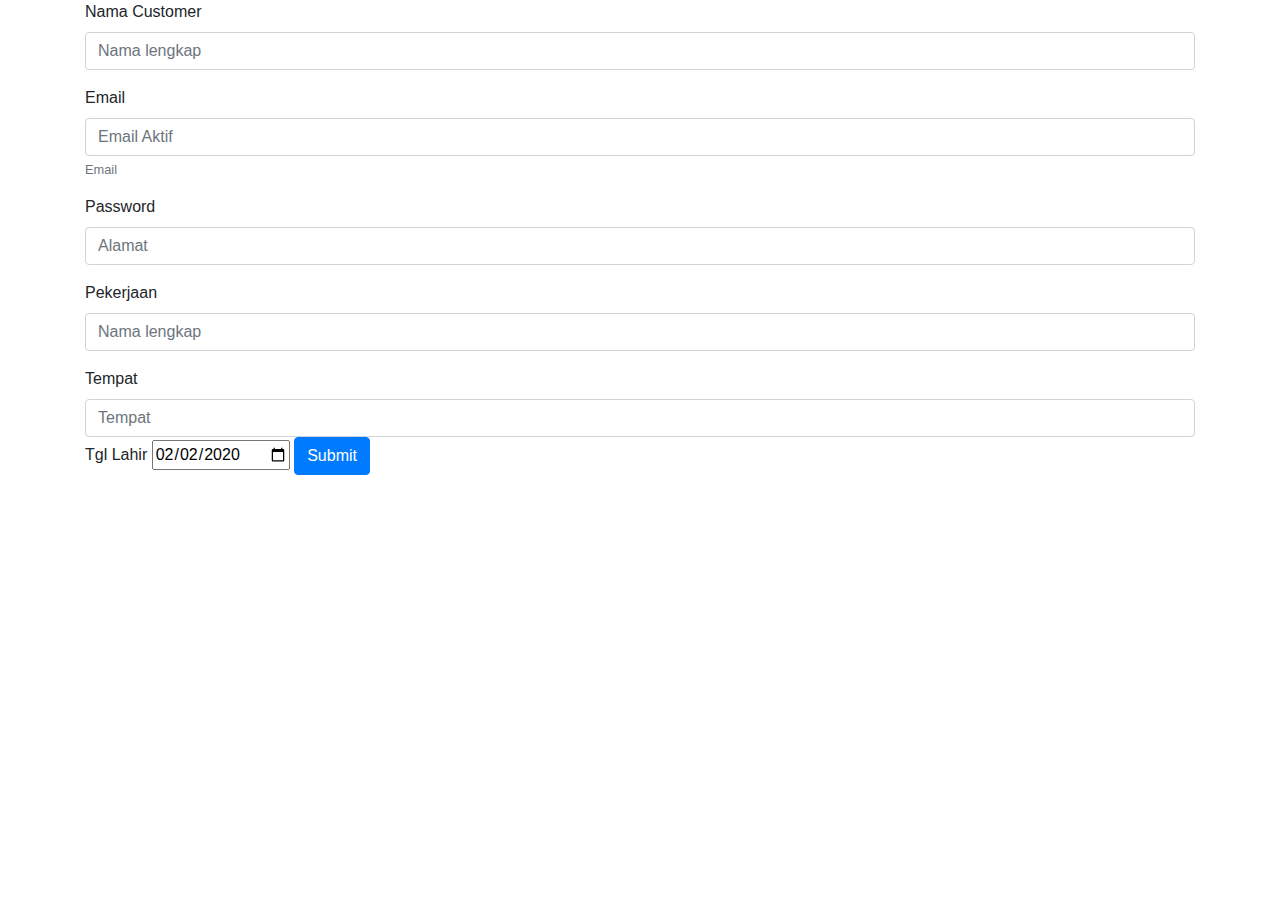
<file: Project/register.html>
<!DOCTYPE html>
<html lang="en">
<head>
    <title>Belajar Form Validation</title>
    <link rel="stylesheet" href="https://stackpath.bootstrapcdn.com/bootstrap/4.4.1/css/bootstrap.min.css">
</head>
<body>
    <div class="container">
        <form name="formPendaftaran" action="daftar.php" method="post" onsubmit="return validateForm()">
            <div class="form-group">
                <label>Nama Customer</label>
                <input type="text" name="nama" placeholder="Nama lengkap" class="form-control" required maxlength="40" minlength="3">
            </div>
            <div class="form-group">
                <label>Email</label>
                <input type="email" name="email" placeholder="Email Aktif" class="form-control">
                <small id="emailHelp" class="form-text text-muted">Email</small>
            </div>
            <div class="form-group">
                <label>Password</label>
                <input type="text" name="Password" placeholder="Alamat" class="form-control" required maxlength="40" minlength="7">
            </div>
            <div class="form-group">
                <label>Pekerjaan</label>
                <input type="text" name="pekerjaan" placeholder="Nama lengkap" class="form-control" required maxlength="40" minlength="3">
            </div>
            <label>Tempat </label>
            <input type="text" name="Tempat" placeholder="Tempat" class="form-control">
            <label>Tgl Lahir</label>
            <input type="date" value="2020-02-02" />
            <button type="submit" class="btn btn-primary">Submit</button>
           
        </form>
    </div>
    <script>
        function validateForm() {
            if (document.forms["formPendaftaran"]["nama"].value == "") {
                alert("Nama Tidak Boleh Kosong");
                document.forms["formPendaftaran"]["nama"].focus();
                return false;
            }
            if (document.forms["formPendaftaran"]["email"].value == "") {
                alert("Email Tidak Boleh Kosong");
                document.forms["formPendaftaran"]["email"].focus();
                return false;
            }
            if (document.forms["formPendaftaran"]["password"].value == "") {
                alert("Password Tidak Boleh Kosong");
                document.forms["formPendaftaran"]["password"].focus();
                return false;
            }
            if (document.forms["formPendaftaran"]["pekerjaan"].value == "") {
                alert("Pekerjaan Tidak Boleh Kosong");
                document.forms["formPendaftaran"]["pekerjaan"].focus();
                return false;
            }
            if (document.forms["formPendaftaran"]["Tempat"].value == "") {
                alert("Alamat Tidak Boleh Kosong");
                document.forms["formPendaftaran"]["Tempat"].focus();
                return false;
            }

        }
    </script>
</body>
</html>
</file>
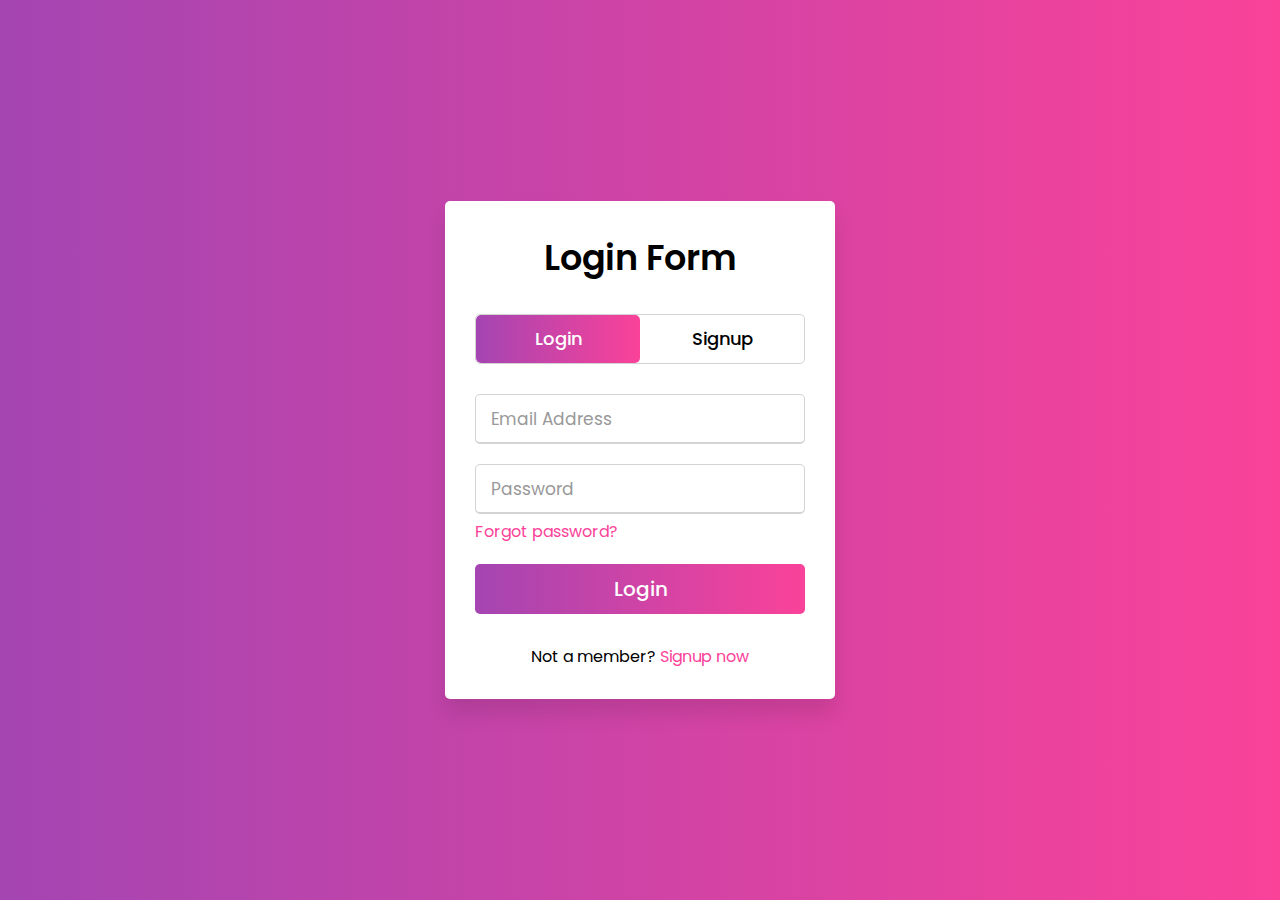
<file: Project/registrasi.html>
<!DOCTYPE html>
<!-- Created By CodingNepal -->
<html lang="en" dir="ltr">
   <head>
      <meta charset="utf-8">
      <title>Login and Registration Form in HTML | CodingNepal</title>
      <link rel="stylesheet" href="style.css">
      <meta name="viewport" content="width=device-width, initial-scale=1.0">
   </head>
   <body>
    <style>
        @import url('https://fonts.googleapis.com/css?family=Poppins:400,500,600,700&display=swap');
*{
  margin: 0;
  padding: 0;
  box-sizing: border-box;
  font-family: 'Poppins', sans-serif;
}
html,body{
  display: grid;
  height: 100%;
  width: 100%;
  place-items: center;
  background: -webkit-linear-gradient(left, #a445b2, #fa4299);
}
::selection{
  background: #fa4299;
  color: #fff;
}
.wrapper{
  overflow: hidden;
  max-width: 390px;
  background: #fff;
  padding: 30px;
  border-radius: 5px;
  box-shadow: 0px 15px 20px rgba(0,0,0,0.1);
}
.wrapper .title-text{
  display: flex;
  width: 200%;
}
.wrapper .title{
  width: 50%;
  font-size: 35px;
  font-weight: 600;
  text-align: center;
  transition: all 0.6s cubic-bezier(0.68,-0.55,0.265,1.55);
}
.wrapper .slide-controls{
  position: relative;
  display: flex;
  height: 50px;
  width: 100%;
  overflow: hidden;
  margin: 30px 0 10px 0;
  justify-content: space-between;
  border: 1px solid lightgrey;
  border-radius: 5px;
}
.slide-controls .slide{
  height: 100%;
  width: 100%;
  color: #fff;
  font-size: 18px;
  font-weight: 500;
  text-align: center;
  line-height: 48px;
  cursor: pointer;
  z-index: 1;
  transition: all 0.6s ease;
}
.slide-controls label.signup{
  color: #000;
}
.slide-controls .slider-tab{
  position: absolute;
  height: 100%;
  width: 50%;
  left: 0;
  z-index: 0;
  border-radius: 5px;
  background: -webkit-linear-gradient(left, #a445b2, #fa4299);
  transition: all 0.6s cubic-bezier(0.68,-0.55,0.265,1.55);
}
input[type="radio"]{
  display: none;
}
#signup:checked ~ .slider-tab{
  left: 50%;
}
#signup:checked ~ label.signup{
  color: #fff;
  cursor: default;
  user-select: none;
}
#signup:checked ~ label.login{
  color: #000;
}
#login:checked ~ label.signup{
  color: #000;
}
#login:checked ~ label.login{
  cursor: default;
  user-select: none;
}
.wrapper .form-container{
  width: 100%;
  overflow: hidden;
}
.form-container .form-inner{
  display: flex;
  width: 200%;
}
.form-container .form-inner form{
  width: 50%;
  transition: all 0.6s cubic-bezier(0.68,-0.55,0.265,1.55);
}
.form-inner form .field{
  height: 50px;
  width: 100%;
  margin-top: 20px;
}
.form-inner form .field input{
  height: 100%;
  width: 100%;
  outline: none;
  padding-left: 15px;
  border-radius: 5px;
  border: 1px solid lightgrey;
  border-bottom-width: 2px;
  font-size: 17px;
  transition: all 0.3s ease;
}
.form-inner form .field input:focus{
  border-color: #fc83bb;
  /* box-shadow: inset 0 0 3px #fb6aae; */
}
.form-inner form .field input::placeholder{
  color: #999;
  transition: all 0.3s ease;
}
form .field input:focus::placeholder{
  color: #b3b3b3;
}
.form-inner form .pass-link{
  margin-top: 5px;
}
.form-inner form .signup-link{
  text-align: center;
  margin-top: 30px;
}
.form-inner form .pass-link a,
.form-inner form .signup-link a{
  color: #fa4299;
  text-decoration: none;
}
.form-inner form .pass-link a:hover,
.form-inner form .signup-link a:hover{
  text-decoration: underline;
}
form .btn{
  height: 50px;
  width: 100%;
  border-radius: 5px;
  position: relative;
  overflow: hidden;
}
form .btn .btn-layer{
  height: 100%;
  width: 300%;
  position: absolute;
  left: -100%;
  background: -webkit-linear-gradient(right, #a445b2, #fa4299, #a445b2, #fa4299);
  border-radius: 5px;
  transition: all 0.4s ease;;
}
form .btn:hover .btn-layer{
  left: 0;
}
form .btn input[type="submit"]{
  height: 100%;
  width: 100%;
  z-index: 1;
  position: relative;
  background: none;
  border: none;
  color: #fff;
  padding-left: 0;
  border-radius: 5px;
  font-size: 20px;
  font-weight: 500;
  cursor: pointer;
}
    </style>
      <div class="wrapper">
         <div class="title-text">
            <div class="title login">
               Login Form
            </div>
            <div class="title signup">
               Signup Form
            </div>
         </div>
         <div class="form-container">
            <div class="slide-controls">
               <input type="radio" name="slide" id="login" checked>
               <input type="radio" name="slide" id="signup">
               <label for="login" class="slide login">Login</label>
               <label for="signup" class="slide signup">Signup</label>
               <div class="slider-tab"></div>
            </div>
            <div class="form-inner">
               <form action="#" class="login">
                  <div class="field">
                     <input type="text" placeholder="Email Address" required>
                  </div>
                  <div class="field">
                     <input type="password" placeholder="Password" required>
                  </div>
                  <div class="pass-link">
                     <a href="#">Forgot password?</a>
                  </div>
                  <div class="field btn">
                     <div class="btn-layer"></div>
                     <input type="submit" value="Login"> <a href="admin/index.html"></a>
                  </div>
                  <div class="signup-link">
                     Not a member? <a href="">Signup now</a>
                  </div>
               </form>
               <form action="#" class="signup">
                  <div class="field">
                     <input type="text" placeholder="Email Address" required>
                  </div>
                  <div class="field">
                     <input type="password" placeholder="Password" required>
                  </div>
                  <div class="field">
                     <input type="password" placeholder="Confirm password" required>
                  </div>
                  <div class="field btn">
                     <div class="btn-layer"></div>
                     <input type="submit" value="Signup">
                  </div>
               </form>
            </div>
         </div>
      </div>
      <script>
         const loginText = document.querySelector(".title-text .login");
         const loginForm = document.querySelector("form.login");
         const loginBtn = document.querySelector("label.login");
         const signupBtn = document.querySelector("label.signup");
         const signupLink = document.querySelector("form .signup-link a");
         signupBtn.onclick = (()=>{
           loginForm.style.marginLeft = "-50%";
           loginText.style.marginLeft = "-50%";
         });
         loginBtn.onclick = (()=>{
           loginForm.style.marginLeft = "0%";
           loginText.style.marginLeft = "0%";
         });
         signupLink.onclick = (()=>{
           signupBtn.click();
           return false;
         });
      </script>
   </body>
</html>
</file>
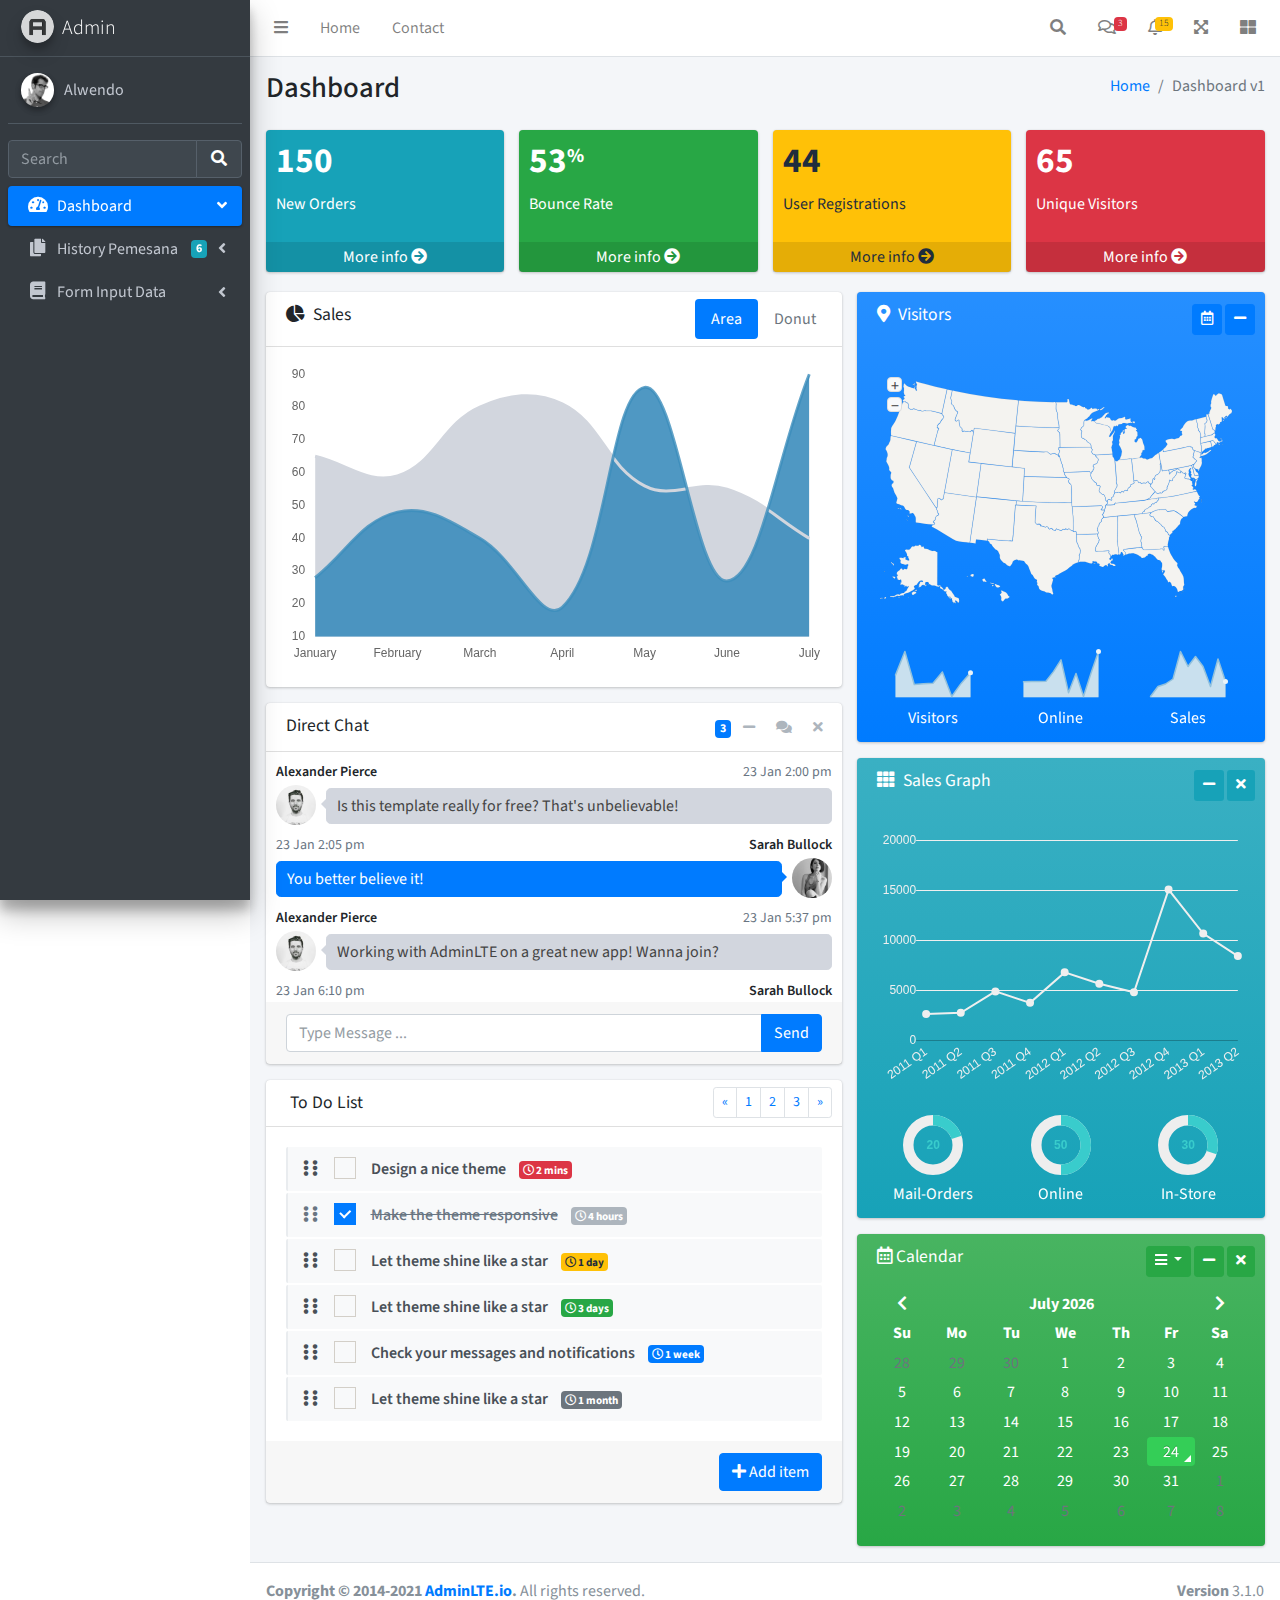
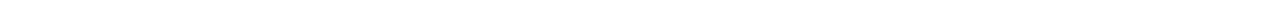
<file: Project/user.html>
<!DOCTYPE html>
<html lang="en">
<head>
  <meta charset="utf-8">
  <meta name="viewport" content="width=device-width, initial-scale=1">
  <title>AdminLTE 3 | Dashboard</title>

  <!-- Google Font: Source Sans Pro -->
  <link rel="stylesheet" href="https://fonts.googleapis.com/css?family=Source+Sans+Pro:300,400,400i,700&display=fallback">
  <!-- Font Awesome -->
  <link rel="stylesheet" href="plugins/fontawesome-free/css/all.min.css">
  <!-- Ionicons -->
  <link rel="stylesheet" href="https://code.ionicframework.com/ionicons/2.0.1/css/ionicons.min.css">
  <!-- Tempusdominus Bootstrap 4 -->
  <link rel="stylesheet" href="plugins/tempusdominus-bootstrap-4/css/tempusdominus-bootstrap-4.min.css">
  <!-- iCheck -->
  <link rel="stylesheet" href="plugins/icheck-bootstrap/icheck-bootstrap.min.css">
  <!-- JQVMap -->
  <link rel="stylesheet" href="plugins/jqvmap/jqvmap.min.css">
  <!-- Theme style -->
  <link rel="stylesheet" href="dist/css/adminlte.min.css">
  <!-- overlayScrollbars -->
  <link rel="stylesheet" href="plugins/overlayScrollbars/css/OverlayScrollbars.min.css">
  <!-- Daterange picker -->
  <link rel="stylesheet" href="plugins/daterangepicker/daterangepicker.css">
  <!-- summernote -->
  <link rel="stylesheet" href="plugins/summernote/summernote-bs4.min.css">
</head>
<body class="hold-transition sidebar-mini layout-fixed">
<div class="wrapper">

  <!-- Preloader -->
  <div class="preloader flex-column justify-content-center align-items-center">
    <img class="animation__shake" src="dist/img/AdminLTELogo.png" alt="AdminLTELogo" height="60" width="60">
  </div>

  <!-- Navbar -->
  <nav class="main-header navbar navbar-expand navbar-white navbar-light">
    <!-- Left navbar links -->
    <ul class="navbar-nav">
      <li class="nav-item">
        <a class="nav-link" data-widget="pushmenu" href="#" role="button"><i class="fas fa-bars"></i></a>
      </li>
      <li class="nav-item d-none d-sm-inline-block">
        <a href="user.html" class="nav-link">Home</a>
      </li>
      <li class="nav-item d-none d-sm-inline-block">
        <a href="#" class="nav-link">Contact</a>
      </li>
    </ul>

    <!-- Right navbar links -->
    <ul class="navbar-nav ml-auto">
      <!-- Navbar Search -->
      <li class="nav-item">
        <a class="nav-link" data-widget="navbar-search" href="#" role="button">
          <i class="fas fa-search"></i>
        </a>
        <div class="navbar-search-block">
          <form class="form-inline">
            <div class="input-group input-group-sm">
              <input class="form-control form-control-navbar" type="search" placeholder="Search" aria-label="Search">
              <div class="input-group-append">
                <button class="btn btn-navbar" type="submit">
                  <i class="fas fa-search"></i>
                </button>
                <button class="btn btn-navbar" type="button" data-widget="navbar-search">
                  <i class="fas fa-times"></i>
                </button>
              </div>
            </div>
          </form>
        </div>
      </li>

      <!-- Messages Dropdown Menu -->
      <li class="nav-item dropdown">
        <a class="nav-link" data-toggle="dropdown" href="#">
          <i class="far fa-comments"></i>
          <span class="badge badge-danger navbar-badge">3</span>
        </a>
        <div class="dropdown-menu dropdown-menu-lg dropdown-menu-right">
          <a href="#" class="dropdown-item">
            <!-- Message Start -->
            <div class="media">
              <img src="dist/img/user1-128x128.jpg" alt="User Avatar" class="img-size-50 mr-3 img-circle">
              <div class="media-body">
                <h3 class="dropdown-item-title">
                  Brad Diesel
                  <span class="float-right text-sm text-danger"><i class="fas fa-star"></i></span>
                </h3>
                <p class="text-sm">Call me whenever you can...</p>
                <p class="text-sm text-muted"><i class="far fa-clock mr-1"></i> 4 Hours Ago</p>
              </div>
            </div>
            <!-- Message End -->
          </a>
          <div class="dropdown-divider"></div>
          <a href="#" class="dropdown-item">
            <!-- Message Start -->
            <div class="media">
              <img src="dist/img/user8-128x128.jpg" alt="User Avatar" class="img-size-50 img-circle mr-3">
              <div class="media-body">
                <h3 class="dropdown-item-title">
                  John Pierce
                  <span class="float-right text-sm text-muted"><i class="fas fa-star"></i></span>
                </h3>
                <p class="text-sm">I got your message bro</p>
                <p class="text-sm text-muted"><i class="far fa-clock mr-1"></i> 4 Hours Ago</p>
              </div>
            </div>
            <!-- Message End -->
          </a>
          <div class="dropdown-divider"></div>
          <a href="#" class="dropdown-item">
            <!-- Message Start -->
            <div class="media">
              <img src="dist/img/user3-128x128.jpg" alt="User Avatar" class="img-size-50 img-circle mr-3">
              <div class="media-body">
                <h3 class="dropdown-item-title">
                  Nora Silvester
                  <span class="float-right text-sm text-warning"><i class="fas fa-star"></i></span>
                </h3>
                <p class="text-sm">The subject goes here</p>
                <p class="text-sm text-muted"><i class="far fa-clock mr-1"></i> 4 Hours Ago</p>
              </div>
            </div>
            <!-- Message End -->
          </a>
          <div class="dropdown-divider"></div>
          <a href="#" class="dropdown-item dropdown-footer">See All Messages</a>
        </div>
      </li>
      <!-- Notifications Dropdown Menu -->
      <li class="nav-item dropdown">
        <a class="nav-link" data-toggle="dropdown" href="#">
          <i class="far fa-bell"></i>
          <span class="badge badge-warning navbar-badge">15</span>
        </a>
        <div class="dropdown-menu dropdown-menu-lg dropdown-menu-right">
          <span class="dropdown-item dropdown-header">15 Notifications</span>
          <div class="dropdown-divider"></div>
          <a href="#" class="dropdown-item">
            <i class="fas fa-envelope mr-2"></i> 4 new messages
            <span class="float-right text-muted text-sm">3 mins</span>
          </a>
          <div class="dropdown-divider"></div>
          <a href="#" class="dropdown-item">
            <i class="fas fa-users mr-2"></i> 8 friend requests
            <span class="float-right text-muted text-sm">12 hours</span>
          </a>
          <div class="dropdown-divider"></div>
          <a href="#" class="dropdown-item">
            <i class="fas fa-file mr-2"></i> 3 new reports
            <span class="float-right text-muted text-sm">2 days</span>
          </a>
          <div class="dropdown-divider"></div>
          <a href="#" class="dropdown-item dropdown-footer">See All Notifications</a>
        </div>
      </li>
      <li class="nav-item">
        <a class="nav-link" data-widget="fullscreen" href="#" role="button">
          <i class="fas fa-expand-arrows-alt"></i>
        </a>
      </li>
      <li class="nav-item">
        <a class="nav-link" data-widget="control-sidebar" data-slide="true" href="#" role="button">
          <i class="fas fa-th-large"></i>
        </a>
      </li>
    </ul>
  </nav>
  <!-- /.navbar -->

  <!-- Main Sidebar Container -->
  <aside class="main-sidebar sidebar-dark-primary elevation-4">
    <!-- Brand Logo -->
    <a href="index3.html" class="brand-link">
      <img src="dist/img/AdminLTELogo.png" alt="AdminLTE Logo" class="brand-image img-circle elevation-3" style="opacity: .8">
      <span class="brand-text font-weight-light">Admin</span>
    </a>

    <!-- Sidebar -->
    <div class="sidebar">
      <!-- Sidebar user panel (optional) -->
      <div class="user-panel mt-3 pb-3 mb-3 d-flex">
        <div class="image">
          <img src="dist/img/user2-160x160.jpg" class="img-circle elevation-2" alt="User Image">
        </div>
        <div class="info">
          <a href="#" class="d-block">Alwendo</a>
        </div>
      </div>

      <!-- SidebarSearch Form -->
      <div class="form-inline">
        <div class="input-group" data-widget="sidebar-search">
          <input class="form-control form-control-sidebar" type="search" placeholder="Search" aria-label="Search">
          <div class="input-group-append">
            <button class="btn btn-sidebar">
              <i class="fas fa-search fa-fw"></i>
            </button>
          </div>
        </div>
      </div>

      <!-- Sidebar Menu -->
      <nav class="mt-2">
        <ul class="nav nav-pills nav-sidebar flex-column" data-widget="treeview" role="menu" data-accordion="false">
          <!-- Add icons to the links using the .nav-icon class
               with font-awesome or any other icon font library -->
          <li class="nav-item menu-open">
            <a href="#" class="nav-link active">
              <i class="nav-icon fas fa-tachometer-alt"></i>
              <p>
                Dashboard
                <i class="right fas fa-angle-left"></i>
              </p>
            </a>
            
          <li class="nav-item">
            <a href="#" class="nav-link">
              <i class="nav-icon fas fa-copy"></i>
              <p>
                History Pemesana
                <i class="fas fa-angle-left right"></i>
                <span class="badge badge-info right">6</span>
              </p>
            </a>
            <ul class="nav nav-treeview">
              <li class="nav-item">
                <a href="latihan.html" class="nav-link">
                  <i class="far fa-circle nav-icon"></i>
                  <p>Pemesanan Customer</p>
                </a>
              </li>
              <li class="nav-item">
                <a href="pages/layout/top-nav-sidebar.html" class="nav-link">
                  <i class="far fa-circle nav-icon"></i>
                  <p>Data Yang Masuk</p>
                </a>
              </li>
              <li class="nav-item">
                <a href="pages/layout/boxed.html" class="nav-link">
                  <i class="far fa-circle nav-icon"></i>
                  <p>Boxed</p>
                </a>
              </li>
              <li class="nav-item">
                <a href="pages/layout/fixed-sidebar.html" class="nav-link">
                  <i class="far fa-circle nav-icon"></i>
                  <p>Fixed Sidebar</p>
                </a>
              </li>
              <li class="nav-item">
                <a href="pages/layout/fixed-sidebar-custom.html" class="nav-link">
                  <i class="far fa-circle nav-icon"></i>
                  <p>Fixed Sidebar <small>+ Custom Area</small></p>
                </a>
              </li>
              <li class="nav-item">
                <a href="pages/layout/fixed-topnav.html" class="nav-link">
                  <i class="far fa-circle nav-icon"></i>
                  <p>Fixed Navbar</p>
                </a>
              </li>
              <li class="nav-item">
                <a href="pages/layout/fixed-footer.html" class="nav-link">
                  <i class="far fa-circle nav-icon"></i>
                  <p>Fixed Footer</p>
                </a>
              </li>
              <li class="nav-item">
                <a href="pages/layout/collapsed-sidebar.html" class="nav-link">
                  <i class="far fa-circle nav-icon"></i>
                  <p>Collapsed Sidebar</p>
                </a>
              </li>
            </ul>
          </li>
          
          <li class="nav-item">
            <a href="#" class="nav-link">
              <i class="nav-icon fas fa-book"></i>
              <p>
                Form Input Data
                <i class="fas fa-angle-left right"></i>
              </p>
            </a>
            <ul class="nav nav-treeview">
              <li class="nav-item">
                <a href="pages/examples/invoice.html" class="nav-link">
                  <i class="far fa-circle nav-icon"></i>
                  <p>Invoice</p>
                </a>
              </li>
              <li class="nav-item">
                <a href="pages/examples/profile.html" class="nav-link">
                  <i class="far fa-circle nav-icon"></i>
                  <p>Profile</p>
                </a>
              </li>
              <li class="nav-item">
                <a href="pages/examples/e-commerce.html" class="nav-link">
                  <i class="far fa-circle nav-icon"></i>
                  <p>E-commerce</p>
                </a>
              </li>
              <li class="nav-item">
                <a href="pages/examples/projects.html" class="nav-link">
                  <i class="far fa-circle nav-icon"></i>
                  <p>Projects</p>
                </a>
              </li>
              <li class="nav-item">
                <a href="pages/examples/project-add.html" class="nav-link">
                  <i class="far fa-circle nav-icon"></i>
                  <p>Project Add</p>
                </a>
              </li>
              <li class="nav-item">
                <a href="pages/examples/project-edit.html" class="nav-link">
                  <i class="far fa-circle nav-icon"></i>
                  <p>Project Edit</p>
                </a>
              </li>
              <li class="nav-item">
                <a href="pages/examples/project-detail.html" class="nav-link">
                  <i class="far fa-circle nav-icon"></i>
                  <p>Project Detail</p>
                </a>
              </li>
            
            
          </li>
          <li class="nav-item">
            <a href="#" class="nav-link">
              <i class="nav-icon far fa-plus-square"></i>
              <p>
                Login & Register
                <i class="fas fa-angle-left right"></i>
              </p>
            </a>
            <ul class="nav nav-treeview">
              <li class="nav-item">
                <a href="#" class="nav-link">
                  <i class="far fa-circle nav-icon"></i>
                  <p>
                    Login 
                    <i class="fas fa-angle-left right"></i>
                  </p>
                </a>
                <ul class="nav nav-treeview">
                  <li class="nav-item">
                    <a href="pages/examples/login.html" class="nav-link">
                      <i class="far fa-circle nav-icon"></i>
                      <p>Register</p>
                    </a>
                  </li>
                 
              
          
        </ul>
      </nav>
      <!-- /.sidebar-menu -->
    </div>
    <!-- /.sidebar -->
  </aside>

  <!-- Content Wrapper. Contains page content -->
  <div class="content-wrapper">
    <!-- Content Header (Page header) -->
    <div class="content-header">
      <div class="container-fluid">
        <div class="row mb-2">
          <div class="col-sm-6">
            <h1 class="m-0">Dashboard</h1>
          </div><!-- /.col -->
          <div class="col-sm-6">
            <ol class="breadcrumb float-sm-right">
              <li class="breadcrumb-item"><a href="#">Home</a></li>
              <li class="breadcrumb-item active">Dashboard v1</li>
            </ol>
          </div><!-- /.col -->
        </div><!-- /.row -->
      </div><!-- /.container-fluid -->
    </div>
    <!-- /.content-header -->

    <!-- Main content -->
    <section class="content">
      <div class="container-fluid">
        <!-- Small boxes (Stat box) -->
        <div class="row">
          <div class="col-lg-3 col-6">
            <!-- small box -->
            <div class="small-box bg-info">
              <div class="inner">
                <h3>150</h3>

                <p>New Orders</p>
              </div>
              <div class="icon">
                <i class="ion ion-bag"></i>
              </div>
              <a href="#" class="small-box-footer">More info <i class="fas fa-arrow-circle-right"></i></a>
            </div>
          </div>
          <!-- ./col -->
          <div class="col-lg-3 col-6">
            <!-- small box -->
            <div class="small-box bg-success">
              <div class="inner">
                <h3>53<sup style="font-size: 20px">%</sup></h3>

                <p>Bounce Rate</p>
              </div>
              <div class="icon">
                <i class="ion ion-stats-bars"></i>
              </div>
              <a href="#" class="small-box-footer">More info <i class="fas fa-arrow-circle-right"></i></a>
            </div>
          </div>
          <!-- ./col -->
          <div class="col-lg-3 col-6">
            <!-- small box -->
            <div class="small-box bg-warning">
              <div class="inner">
                <h3>44</h3>

                <p>User Registrations</p>
              </div>
              <div class="icon">
                <i class="ion ion-person-add"></i>
              </div>
              <a href="#" class="small-box-footer">More info <i class="fas fa-arrow-circle-right"></i></a>
            </div>
          </div>
          <!-- ./col -->
          <div class="col-lg-3 col-6">
            <!-- small box -->
            <div class="small-box bg-danger">
              <div class="inner">
                <h3>65</h3>

                <p>Unique Visitors</p>
              </div>
              <div class="icon">
                <i class="ion ion-pie-graph"></i>
              </div>
              <a href="#" class="small-box-footer">More info <i class="fas fa-arrow-circle-right"></i></a>
            </div>
          </div>
          <!-- ./col -->
        </div>
        <!-- /.row -->
        <!-- Main row -->
        <div class="row">
          <!-- Left col -->
          <section class="col-lg-7 connectedSortable">
            <!-- Custom tabs (Charts with tabs)-->
            <div class="card">
              <div class="card-header">
                <h3 class="card-title">
                  <i class="fas fa-chart-pie mr-1"></i>
                  Sales
                </h3>
                <div class="card-tools">
                  <ul class="nav nav-pills ml-auto">
                    <li class="nav-item">
                      <a class="nav-link active" href="#revenue-chart" data-toggle="tab">Area</a>
                    </li>
                    <li class="nav-item">
                      <a class="nav-link" href="#sales-chart" data-toggle="tab">Donut</a>
                    </li>
                  </ul>
                </div>
              </div><!-- /.card-header -->
              <div class="card-body">
                <div class="tab-content p-0">
                  <!-- Morris chart - Sales -->
                  <div class="chart tab-pane active" id="revenue-chart"
                       style="position: relative; height: 300px;">
                      <canvas id="revenue-chart-canvas" height="300" style="height: 300px;"></canvas>
                   </div>
                  <div class="chart tab-pane" id="sales-chart" style="position: relative; height: 300px;">
                    <canvas id="sales-chart-canvas" height="300" style="height: 300px;"></canvas>
                  </div>
                </div>
              </div><!-- /.card-body -->
            </div>
            <!-- /.card -->

            <!-- DIRECT CHAT -->
            <div class="card direct-chat direct-chat-primary">
              <div class="card-header">
                <h3 class="card-title">Direct Chat</h3>

                <div class="card-tools">
                  <span title="3 New Messages" class="badge badge-primary">3</span>
                  <button type="button" class="btn btn-tool" data-card-widget="collapse">
                    <i class="fas fa-minus"></i>
                  </button>
                  <button type="button" class="btn btn-tool" title="Contacts" data-widget="chat-pane-toggle">
                    <i class="fas fa-comments"></i>
                  </button>
                  <button type="button" class="btn btn-tool" data-card-widget="remove">
                    <i class="fas fa-times"></i>
                  </button>
                </div>
              </div>
              <!-- /.card-header -->
              <div class="card-body">
                <!-- Conversations are loaded here -->
                <div class="direct-chat-messages">
                  <!-- Message. Default to the left -->
                  <div class="direct-chat-msg">
                    <div class="direct-chat-infos clearfix">
                      <span class="direct-chat-name float-left">Alexander Pierce</span>
                      <span class="direct-chat-timestamp float-right">23 Jan 2:00 pm</span>
                    </div>
                    <!-- /.direct-chat-infos -->
                    <img class="direct-chat-img" src="dist/img/user1-128x128.jpg" alt="message user image">
                    <!-- /.direct-chat-img -->
                    <div class="direct-chat-text">
                      Is this template really for free? That's unbelievable!
                    </div>
                    <!-- /.direct-chat-text -->
                  </div>
                  <!-- /.direct-chat-msg -->

                  <!-- Message to the right -->
                  <div class="direct-chat-msg right">
                    <div class="direct-chat-infos clearfix">
                      <span class="direct-chat-name float-right">Sarah Bullock</span>
                      <span class="direct-chat-timestamp float-left">23 Jan 2:05 pm</span>
                    </div>
                    <!-- /.direct-chat-infos -->
                    <img class="direct-chat-img" src="dist/img/user3-128x128.jpg" alt="message user image">
                    <!-- /.direct-chat-img -->
                    <div class="direct-chat-text">
                      You better believe it!
                    </div>
                    <!-- /.direct-chat-text -->
                  </div>
                  <!-- /.direct-chat-msg -->

                  <!-- Message. Default to the left -->
                  <div class="direct-chat-msg">
                    <div class="direct-chat-infos clearfix">
                      <span class="direct-chat-name float-left">Alexander Pierce</span>
                      <span class="direct-chat-timestamp float-right">23 Jan 5:37 pm</span>
                    </div>
                    <!-- /.direct-chat-infos -->
                    <img class="direct-chat-img" src="dist/img/user1-128x128.jpg" alt="message user image">
                    <!-- /.direct-chat-img -->
                    <div class="direct-chat-text">
                      Working with AdminLTE on a great new app! Wanna join?
                    </div>
                    <!-- /.direct-chat-text -->
                  </div>
                  <!-- /.direct-chat-msg -->

                  <!-- Message to the right -->
                  <div class="direct-chat-msg right">
                    <div class="direct-chat-infos clearfix">
                      <span class="direct-chat-name float-right">Sarah Bullock</span>
                      <span class="direct-chat-timestamp float-left">23 Jan 6:10 pm</span>
                    </div>
                    <!-- /.direct-chat-infos -->
                    <img class="direct-chat-img" src="dist/img/user3-128x128.jpg" alt="message user image">
                    <!-- /.direct-chat-img -->
                    <div class="direct-chat-text">
                      I would love to.
                    </div>
                    <!-- /.direct-chat-text -->
                  </div>
                  <!-- /.direct-chat-msg -->

                </div>
                <!--/.direct-chat-messages-->

                <!-- Contacts are loaded here -->
                <div class="direct-chat-contacts">
                  <ul class="contacts-list">
                    <li>
                      <a href="#">
                        <img class="contacts-list-img" src="dist/img/user1-128x128.jpg" alt="User Avatar">

                        <div class="contacts-list-info">
                          <span class="contacts-list-name">
                            Count Dracula
                            <small class="contacts-list-date float-right">2/28/2015</small>
                          </span>
                          <span class="contacts-list-msg">How have you been? I was...</span>
                        </div>
                        <!-- /.contacts-list-info -->
                      </a>
                    </li>
                    <!-- End Contact Item -->
                    <li>
                      <a href="#">
                        <img class="contacts-list-img" src="dist/img/user7-128x128.jpg" alt="User Avatar">

                        <div class="contacts-list-info">
                          <span class="contacts-list-name">
                            Sarah Doe
                            <small class="contacts-list-date float-right">2/23/2015</small>
                          </span>
                          <span class="contacts-list-msg">I will be waiting for...</span>
                        </div>
                        <!-- /.contacts-list-info -->
                      </a>
                    </li>
                    <!-- End Contact Item -->
                    <li>
                      <a href="#">
                        <img class="contacts-list-img" src="dist/img/user3-128x128.jpg" alt="User Avatar">

                        <div class="contacts-list-info">
                          <span class="contacts-list-name">
                            Nadia Jolie
                            <small class="contacts-list-date float-right">2/20/2015</small>
                          </span>
                          <span class="contacts-list-msg">I'll call you back at...</span>
                        </div>
                        <!-- /.contacts-list-info -->
                      </a>
                    </li>
                    <!-- End Contact Item -->
                    <li>
                      <a href="#">
                        <img class="contacts-list-img" src="dist/img/user5-128x128.jpg" alt="User Avatar">

                        <div class="contacts-list-info">
                          <span class="contacts-list-name">
                            Nora S. Vans
                            <small class="contacts-list-date float-right">2/10/2015</small>
                          </span>
                          <span class="contacts-list-msg">Where is your new...</span>
                        </div>
                        <!-- /.contacts-list-info -->
                      </a>
                    </li>
                    <!-- End Contact Item -->
                    <li>
                      <a href="#">
                        <img class="contacts-list-img" src="dist/img/user6-128x128.jpg" alt="User Avatar">

                        <div class="contacts-list-info">
                          <span class="contacts-list-name">
                            John K.
                            <small class="contacts-list-date float-right">1/27/2015</small>
                          </span>
                          <span class="contacts-list-msg">Can I take a look at...</span>
                        </div>
                        <!-- /.contacts-list-info -->
                      </a>
                    </li>
                    <!-- End Contact Item -->
                    <li>
                      <a href="#">
                        <img class="contacts-list-img" src="dist/img/user8-128x128.jpg" alt="User Avatar">

                        <div class="contacts-list-info">
                          <span class="contacts-list-name">
                            Kenneth M.
                            <small class="contacts-list-date float-right">1/4/2015</small>
                          </span>
                          <span class="contacts-list-msg">Never mind I found...</span>
                        </div>
                        <!-- /.contacts-list-info -->
                      </a>
                    </li>
                    <!-- End Contact Item -->
                  </ul>
                  <!-- /.contacts-list -->
                </div>
                <!-- /.direct-chat-pane -->
              </div>
              <!-- /.card-body -->
              <div class="card-footer">
                <form action="#" method="post">
                  <div class="input-group">
                    <input type="text" name="message" placeholder="Type Message ..." class="form-control">
                    <span class="input-group-append">
                      <button type="button" class="btn btn-primary">Send</button>
                    </span>
                  </div>
                </form>
              </div>
              <!-- /.card-footer-->
            </div>
            <!--/.direct-chat -->

            <!-- TO DO List -->
            <div class="card">
              <div class="card-header">
                <h3 class="card-title">
                  <i class="ion ion-clipboard mr-1"></i>
                  To Do List
                </h3>

                <div class="card-tools">
                  <ul class="pagination pagination-sm">
                    <li class="page-item"><a href="#" class="page-link">&laquo;</a></li>
                    <li class="page-item"><a href="#" class="page-link">1</a></li>
                    <li class="page-item"><a href="#" class="page-link">2</a></li>
                    <li class="page-item"><a href="#" class="page-link">3</a></li>
                    <li class="page-item"><a href="#" class="page-link">&raquo;</a></li>
                  </ul>
                </div>
              </div>
              <!-- /.card-header -->
              <div class="card-body">
                <ul class="todo-list" data-widget="todo-list">
                  <li>
                    <!-- drag handle -->
                    <span class="handle">
                      <i class="fas fa-ellipsis-v"></i>
                      <i class="fas fa-ellipsis-v"></i>
                    </span>
                    <!-- checkbox -->
                    <div  class="icheck-primary d-inline ml-2">
                      <input type="checkbox" value="" name="todo1" id="todoCheck1">
                      <label for="todoCheck1"></label>
                    </div>
                    <!-- todo text -->
                    <span class="text">Design a nice theme</span>
                    <!-- Emphasis label -->
                    <small class="badge badge-danger"><i class="far fa-clock"></i> 2 mins</small>
                    <!-- General tools such as edit or delete-->
                    <div class="tools">
                      <i class="fas fa-edit"></i>
                      <i class="fas fa-trash-o"></i>
                    </div>
                  </li>
                  <li>
                    <span class="handle">
                      <i class="fas fa-ellipsis-v"></i>
                      <i class="fas fa-ellipsis-v"></i>
                    </span>
                    <div  class="icheck-primary d-inline ml-2">
                      <input type="checkbox" value="" name="todo2" id="todoCheck2" checked>
                      <label for="todoCheck2"></label>
                    </div>
                    <span class="text">Make the theme responsive</span>
                    <small class="badge badge-info"><i class="far fa-clock"></i> 4 hours</small>
                    <div class="tools">
                      <i class="fas fa-edit"></i>
                      <i class="fas fa-trash-o"></i>
                    </div>
                  </li>
                  <li>
                    <span class="handle">
                      <i class="fas fa-ellipsis-v"></i>
                      <i class="fas fa-ellipsis-v"></i>
                    </span>
                    <div  class="icheck-primary d-inline ml-2">
                      <input type="checkbox" value="" name="todo3" id="todoCheck3">
                      <label for="todoCheck3"></label>
                    </div>
                    <span class="text">Let theme shine like a star</span>
                    <small class="badge badge-warning"><i class="far fa-clock"></i> 1 day</small>
                    <div class="tools">
                      <i class="fas fa-edit"></i>
                      <i class="fas fa-trash-o"></i>
                    </div>
                  </li>
                  <li>
                    <span class="handle">
                      <i class="fas fa-ellipsis-v"></i>
                      <i class="fas fa-ellipsis-v"></i>
                    </span>
                    <div  class="icheck-primary d-inline ml-2">
                      <input type="checkbox" value="" name="todo4" id="todoCheck4">
                      <label for="todoCheck4"></label>
                    </div>
                    <span class="text">Let theme shine like a star</span>
                    <small class="badge badge-success"><i class="far fa-clock"></i> 3 days</small>
                    <div class="tools">
                      <i class="fas fa-edit"></i>
                      <i class="fas fa-trash-o"></i>
                    </div>
                  </li>
                  <li>
                    <span class="handle">
                      <i class="fas fa-ellipsis-v"></i>
                      <i class="fas fa-ellipsis-v"></i>
                    </span>
                    <div  class="icheck-primary d-inline ml-2">
                      <input type="checkbox" value="" name="todo5" id="todoCheck5">
                      <label for="todoCheck5"></label>
                    </div>
                    <span class="text">Check your messages and notifications</span>
                    <small class="badge badge-primary"><i class="far fa-clock"></i> 1 week</small>
                    <div class="tools">
                      <i class="fas fa-edit"></i>
                      <i class="fas fa-trash-o"></i>
                    </div>
                  </li>
                  <li>
                    <span class="handle">
                      <i class="fas fa-ellipsis-v"></i>
                      <i class="fas fa-ellipsis-v"></i>
                    </span>
                    <div  class="icheck-primary d-inline ml-2">
                      <input type="checkbox" value="" name="todo6" id="todoCheck6">
                      <label for="todoCheck6"></label>
                    </div>
                    <span class="text">Let theme shine like a star</span>
                    <small class="badge badge-secondary"><i class="far fa-clock"></i> 1 month</small>
                    <div class="tools">
                      <i class="fas fa-edit"></i>
                      <i class="fas fa-trash-o"></i>
                    </div>
                  </li>
                </ul>
              </div>
              <!-- /.card-body -->
              <div class="card-footer clearfix">
                <button type="button" class="btn btn-primary float-right"><i class="fas fa-plus"></i> Add item</button>
              </div>
            </div>
            <!-- /.card -->
          </section>
          <!-- /.Left col -->
          <!-- right col (We are only adding the ID to make the widgets sortable)-->
          <section class="col-lg-5 connectedSortable">

            <!-- Map card -->
            <div class="card bg-gradient-primary">
              <div class="card-header border-0">
                <h3 class="card-title">
                  <i class="fas fa-map-marker-alt mr-1"></i>
                  Visitors
                </h3>
                <!-- card tools -->
                <div class="card-tools">
                  <button type="button" class="btn btn-primary btn-sm daterange" title="Date range">
                    <i class="far fa-calendar-alt"></i>
                  </button>
                  <button type="button" class="btn btn-primary btn-sm" data-card-widget="collapse" title="Collapse">
                    <i class="fas fa-minus"></i>
                  </button>
                </div>
                <!-- /.card-tools -->
              </div>
              <div class="card-body">
                <div id="world-map" style="height: 250px; width: 100%;"></div>
              </div>
              <!-- /.card-body-->
              <div class="card-footer bg-transparent">
                <div class="row">
                  <div class="col-4 text-center">
                    <div id="sparkline-1"></div>
                    <div class="text-white">Visitors</div>
                  </div>
                  <!-- ./col -->
                  <div class="col-4 text-center">
                    <div id="sparkline-2"></div>
                    <div class="text-white">Online</div>
                  </div>
                  <!-- ./col -->
                  <div class="col-4 text-center">
                    <div id="sparkline-3"></div>
                    <div class="text-white">Sales</div>
                  </div>
                  <!-- ./col -->
                </div>
                <!-- /.row -->
              </div>
            </div>
            <!-- /.card -->

            <!-- solid sales graph -->
            <div class="card bg-gradient-info">
              <div class="card-header border-0">
                <h3 class="card-title">
                  <i class="fas fa-th mr-1"></i>
                  Sales Graph
                </h3>

                <div class="card-tools">
                  <button type="button" class="btn bg-info btn-sm" data-card-widget="collapse">
                    <i class="fas fa-minus"></i>
                  </button>
                  <button type="button" class="btn bg-info btn-sm" data-card-widget="remove">
                    <i class="fas fa-times"></i>
                  </button>
                </div>
              </div>
              <div class="card-body">
                <canvas class="chart" id="line-chart" style="min-height: 250px; height: 250px; max-height: 250px; max-width: 100%;"></canvas>
              </div>
              <!-- /.card-body -->
              <div class="card-footer bg-transparent">
                <div class="row">
                  <div class="col-4 text-center">
                    <input type="text" class="knob" data-readonly="true" value="20" data-width="60" data-height="60"
                           data-fgColor="#39CCCC">

                    <div class="text-white">Mail-Orders</div>
                  </div>
                  <!-- ./col -->
                  <div class="col-4 text-center">
                    <input type="text" class="knob" data-readonly="true" value="50" data-width="60" data-height="60"
                           data-fgColor="#39CCCC">

                    <div class="text-white">Online</div>
                  </div>
                  <!-- ./col -->
                  <div class="col-4 text-center">
                    <input type="text" class="knob" data-readonly="true" value="30" data-width="60" data-height="60"
                           data-fgColor="#39CCCC">

                    <div class="text-white">In-Store</div>
                  </div>
                  <!-- ./col -->
                </div>
                <!-- /.row -->
              </div>
              <!-- /.card-footer -->
            </div>
            <!-- /.card -->

            <!-- Calendar -->
            <div class="card bg-gradient-success">
              <div class="card-header border-0">

                <h3 class="card-title">
                  <i class="far fa-calendar-alt"></i>
                  Calendar
                </h3>
                <!-- tools card -->
                <div class="card-tools">
                  <!-- button with a dropdown -->
                  <div class="btn-group">
                    <button type="button" class="btn btn-success btn-sm dropdown-toggle" data-toggle="dropdown" data-offset="-52">
                      <i class="fas fa-bars"></i>
                    </button>
                    <div class="dropdown-menu" role="menu">
                      <a href="#" class="dropdown-item">Add new event</a>
                      <a href="#" class="dropdown-item">Clear events</a>
                      <div class="dropdown-divider"></div>
                      <a href="#" class="dropdown-item">View calendar</a>
                    </div>
                  </div>
                  <button type="button" class="btn btn-success btn-sm" data-card-widget="collapse">
                    <i class="fas fa-minus"></i>
                  </button>
                  <button type="button" class="btn btn-success btn-sm" data-card-widget="remove">
                    <i class="fas fa-times"></i>
                  </button>
                </div>
                <!-- /. tools -->
              </div>
              <!-- /.card-header -->
              <div class="card-body pt-0">
                <!--The calendar -->
                <div id="calendar" style="width: 100%"></div>
              </div>
              <!-- /.card-body -->
            </div>
            <!-- /.card -->
          </section>
          <!-- right col -->
        </div>
        <!-- /.row (main row) -->
      </div><!-- /.container-fluid -->
    </section>
    <!-- /.content -->
  </div>
  <!-- /.content-wrapper -->
  <footer class="main-footer">
    <strong>Copyright &copy; 2014-2021 <a href="https://adminlte.io">AdminLTE.io</a>.</strong>
    All rights reserved.
    <div class="float-right d-none d-sm-inline-block">
      <b>Version</b> 3.1.0
    </div>
  </footer>

  <!-- Control Sidebar -->
  <aside class="control-sidebar control-sidebar-dark">
    <!-- Control sidebar content goes here -->
  </aside>
  <!-- /.control-sidebar -->
</div>
<!-- ./wrapper -->

<!-- jQuery -->
<script src="plugins/jquery/jquery.min.js"></script>
<!-- jQuery UI 1.11.4 -->
<script src="plugins/jquery-ui/jquery-ui.min.js"></script>
<!-- Resolve conflict in jQuery UI tooltip with Bootstrap tooltip -->
<script>
  $.widget.bridge('uibutton', $.ui.button)
</script>
<!-- Bootstrap 4 -->
<script src="plugins/bootstrap/js/bootstrap.bundle.min.js"></script>
<!-- ChartJS -->
<script src="plugins/chart.js/Chart.min.js"></script>
<!-- Sparkline -->
<script src="plugins/sparklines/sparkline.js"></script>
<!-- JQVMap -->
<script src="plugins/jqvmap/jquery.vmap.min.js"></script>
<script src="plugins/jqvmap/maps/jquery.vmap.usa.js"></script>
<!-- jQuery Knob Chart -->
<script src="plugins/jquery-knob/jquery.knob.min.js"></script>
<!-- daterangepicker -->
<script src="plugins/moment/moment.min.js"></script>
<script src="plugins/daterangepicker/daterangepicker.js"></script>
<!-- Tempusdominus Bootstrap 4 -->
<script src="plugins/tempusdominus-bootstrap-4/js/tempusdominus-bootstrap-4.min.js"></script>
<!-- Summernote -->
<script src="plugins/summernote/summernote-bs4.min.js"></script>
<!-- overlayScrollbars -->
<script src="plugins/overlayScrollbars/js/jquery.overlayScrollbars.min.js"></script>
<!-- AdminLTE App -->
<script src="dist/js/adminlte.js"></script>
<!-- AdminLTE for demo purposes -->
<script src="dist/js/demo.js"></script>
<!-- AdminLTE dashboard demo (This is only for demo purposes) -->
<script src="dist/js/pages/dashboard.js"></script>
</body>
</html>
</file>
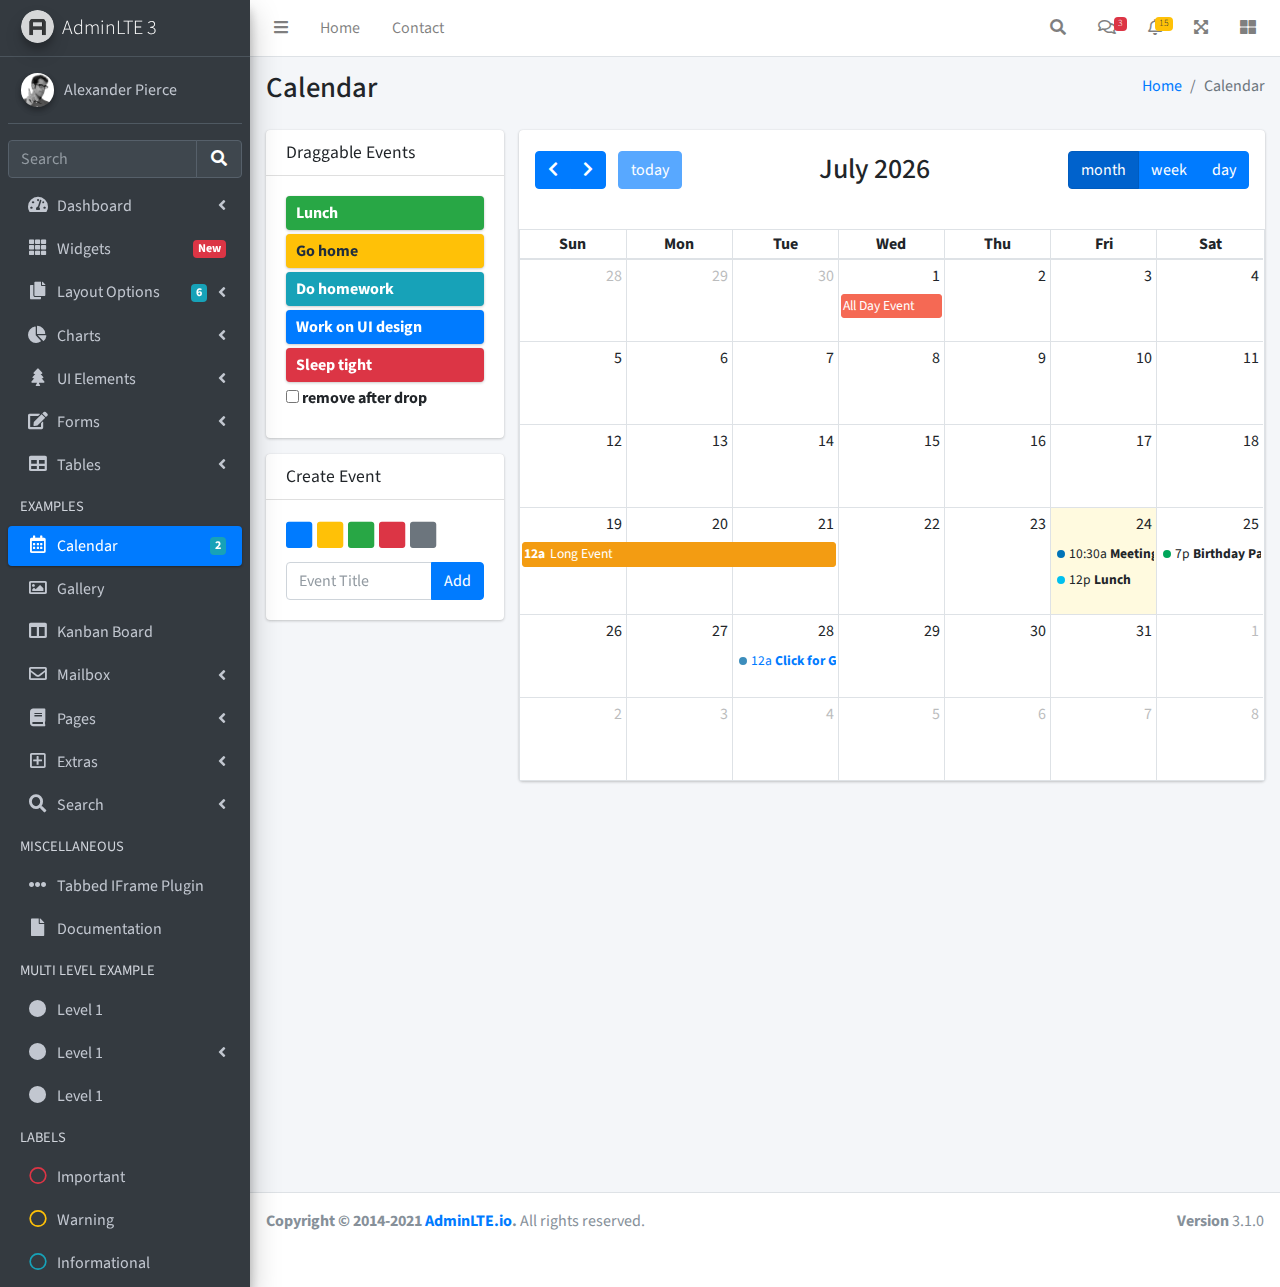
<file: Project/pages/calendar.html>
<!DOCTYPE html>
<html lang="en">
<head>
  <meta charset="utf-8">
  <meta name="viewport" content="width=device-width, initial-scale=1">
  <title>AdminLTE 3 | Calendar</title>

  <!-- Google Font: Source Sans Pro -->
  <link rel="stylesheet" href="https://fonts.googleapis.com/css?family=Source+Sans+Pro:300,400,400i,700&display=fallback">
  <!-- Font Awesome -->
  <link rel="stylesheet" href="../plugins/fontawesome-free/css/all.min.css">
  <!-- fullCalendar -->
  <link rel="stylesheet" href="../plugins/fullcalendar/main.css">
  <!-- Theme style -->
  <link rel="stylesheet" href="../dist/css/adminlte.min.css">
</head>
<body class="hold-transition sidebar-mini">
<div class="wrapper">
  <!-- Navbar -->
  <nav class="main-header navbar navbar-expand navbar-white navbar-light">
    <!-- Left navbar links -->
    <ul class="navbar-nav">
      <li class="nav-item">
        <a class="nav-link" data-widget="pushmenu" href="#" role="button"><i class="fas fa-bars"></i></a>
      </li>
      <li class="nav-item d-none d-sm-inline-block">
        <a href="../index3.html" class="nav-link">Home</a>
      </li>
      <li class="nav-item d-none d-sm-inline-block">
        <a href="#" class="nav-link">Contact</a>
      </li>
    </ul>

    <!-- Right navbar links -->
    <ul class="navbar-nav ml-auto">
      <!-- Navbar Search -->
      <li class="nav-item">
        <a class="nav-link" data-widget="navbar-search" href="#" role="button">
          <i class="fas fa-search"></i>
        </a>
        <div class="navbar-search-block">
          <form class="form-inline">
            <div class="input-group input-group-sm">
              <input class="form-control form-control-navbar" type="search" placeholder="Search" aria-label="Search">
              <div class="input-group-append">
                <button class="btn btn-navbar" type="submit">
                  <i class="fas fa-search"></i>
                </button>
                <button class="btn btn-navbar" type="button" data-widget="navbar-search">
                  <i class="fas fa-times"></i>
                </button>
              </div>
            </div>
          </form>
        </div>
      </li>

      <!-- Messages Dropdown Menu -->
      <li class="nav-item dropdown">
        <a class="nav-link" data-toggle="dropdown" href="#">
          <i class="far fa-comments"></i>
          <span class="badge badge-danger navbar-badge">3</span>
        </a>
        <div class="dropdown-menu dropdown-menu-lg dropdown-menu-right">
          <a href="#" class="dropdown-item">
            <!-- Message Start -->
            <div class="media">
              <img src="../dist/img/user1-128x128.jpg" alt="User Avatar" class="img-size-50 mr-3 img-circle">
              <div class="media-body">
                <h3 class="dropdown-item-title">
                  Brad Diesel
                  <span class="float-right text-sm text-danger"><i class="fas fa-star"></i></span>
                </h3>
                <p class="text-sm">Call me whenever you can...</p>
                <p class="text-sm text-muted"><i class="far fa-clock mr-1"></i> 4 Hours Ago</p>
              </div>
            </div>
            <!-- Message End -->
          </a>
          <div class="dropdown-divider"></div>
          <a href="#" class="dropdown-item">
            <!-- Message Start -->
            <div class="media">
              <img src="../dist/img/user8-128x128.jpg" alt="User Avatar" class="img-size-50 img-circle mr-3">
              <div class="media-body">
                <h3 class="dropdown-item-title">
                  John Pierce
                  <span class="float-right text-sm text-muted"><i class="fas fa-star"></i></span>
                </h3>
                <p class="text-sm">I got your message bro</p>
                <p class="text-sm text-muted"><i class="far fa-clock mr-1"></i> 4 Hours Ago</p>
              </div>
            </div>
            <!-- Message End -->
          </a>
          <div class="dropdown-divider"></div>
          <a href="#" class="dropdown-item">
            <!-- Message Start -->
            <div class="media">
              <img src="../dist/img/user3-128x128.jpg" alt="User Avatar" class="img-size-50 img-circle mr-3">
              <div class="media-body">
                <h3 class="dropdown-item-title">
                  Nora Silvester
                  <span class="float-right text-sm text-warning"><i class="fas fa-star"></i></span>
                </h3>
                <p class="text-sm">The subject goes here</p>
                <p class="text-sm text-muted"><i class="far fa-clock mr-1"></i> 4 Hours Ago</p>
              </div>
            </div>
            <!-- Message End -->
          </a>
          <div class="dropdown-divider"></div>
          <a href="#" class="dropdown-item dropdown-footer">See All Messages</a>
        </div>
      </li>
      <!-- Notifications Dropdown Menu -->
      <li class="nav-item dropdown">
        <a class="nav-link" data-toggle="dropdown" href="#">
          <i class="far fa-bell"></i>
          <span class="badge badge-warning navbar-badge">15</span>
        </a>
        <div class="dropdown-menu dropdown-menu-lg dropdown-menu-right">
          <span class="dropdown-item dropdown-header">15 Notifications</span>
          <div class="dropdown-divider"></div>
          <a href="#" class="dropdown-item">
            <i class="fas fa-envelope mr-2"></i> 4 new messages
            <span class="float-right text-muted text-sm">3 mins</span>
          </a>
          <div class="dropdown-divider"></div>
          <a href="#" class="dropdown-item">
            <i class="fas fa-users mr-2"></i> 8 friend requests
            <span class="float-right text-muted text-sm">12 hours</span>
          </a>
          <div class="dropdown-divider"></div>
          <a href="#" class="dropdown-item">
            <i class="fas fa-file mr-2"></i> 3 new reports
            <span class="float-right text-muted text-sm">2 days</span>
          </a>
          <div class="dropdown-divider"></div>
          <a href="#" class="dropdown-item dropdown-footer">See All Notifications</a>
        </div>
      </li>
      <li class="nav-item">
        <a class="nav-link" data-widget="fullscreen" href="#" role="button">
          <i class="fas fa-expand-arrows-alt"></i>
        </a>
      </li>
      <li class="nav-item">
        <a class="nav-link" data-widget="control-sidebar" data-slide="true" href="#" role="button">
          <i class="fas fa-th-large"></i>
        </a>
      </li>
    </ul>
  </nav>
  <!-- /.navbar -->

  <!-- Main Sidebar Container -->
  <aside class="main-sidebar sidebar-dark-primary elevation-4">
    <!-- Brand Logo -->
    <a href="../index3.html" class="brand-link">
      <img src="../dist/img/AdminLTELogo.png" alt="AdminLTE Logo" class="brand-image img-circle elevation-3" style="opacity: .8">
      <span class="brand-text font-weight-light">AdminLTE 3</span>
    </a>

    <!-- Sidebar -->
    <div class="sidebar">
      <!-- Sidebar user panel (optional) -->
      <div class="user-panel mt-3 pb-3 mb-3 d-flex">
        <div class="image">
          <img src="../dist/img/user2-160x160.jpg" class="img-circle elevation-2" alt="User Image">
        </div>
        <div class="info">
          <a href="#" class="d-block">Alexander Pierce</a>
        </div>
      </div>

      <!-- SidebarSearch Form -->
      <div class="form-inline">
        <div class="input-group" data-widget="sidebar-search">
          <input class="form-control form-control-sidebar" type="search" placeholder="Search" aria-label="Search">
          <div class="input-group-append">
            <button class="btn btn-sidebar">
              <i class="fas fa-search fa-fw"></i>
            </button>
          </div>
        </div>
      </div>

      <!-- Sidebar Menu -->
      <nav class="mt-2">
        <ul class="nav nav-pills nav-sidebar flex-column" data-widget="treeview" role="menu" data-accordion="false">
          <!-- Add icons to the links using the .nav-icon class
               with font-awesome or any other icon font library -->
          <li class="nav-item">
            <a href="#" class="nav-link">
              <i class="nav-icon fas fa-tachometer-alt"></i>
              <p>
                Dashboard
                <i class="right fas fa-angle-left"></i>
              </p>
            </a>
            <ul class="nav nav-treeview">
              <li class="nav-item">
                <a href="../index.html" class="nav-link">
                  <i class="far fa-circle nav-icon"></i>
                  <p>Dashboard v1</p>
                </a>
              </li>
              <li class="nav-item">
                <a href="../index2.html" class="nav-link">
                  <i class="far fa-circle nav-icon"></i>
                  <p>Dashboard v2</p>
                </a>
              </li>
              <li class="nav-item">
                <a href="../index3.html" class="nav-link">
                  <i class="far fa-circle nav-icon"></i>
                  <p>Dashboard v3</p>
                </a>
              </li>
            </ul>
          </li>
          <li class="nav-item">
            <a href="widgets.html" class="nav-link">
              <i class="nav-icon fas fa-th"></i>
              <p>
                Widgets
                <span class="right badge badge-danger">New</span>
              </p>
            </a>
          </li>
          <li class="nav-item">
            <a href="#" class="nav-link">
              <i class="nav-icon fas fa-copy"></i>
              <p>
                Layout Options
                <i class="fas fa-angle-left right"></i>
                <span class="badge badge-info right">6</span>
              </p>
            </a>
            <ul class="nav nav-treeview">
              <li class="nav-item">
                <a href="layout/top-nav.html" class="nav-link">
                  <i class="far fa-circle nav-icon"></i>
                  <p>Top Navigation</p>
                </a>
              </li>
              <li class="nav-item">
                <a href="layout/top-nav-sidebar.html" class="nav-link">
                  <i class="far fa-circle nav-icon"></i>
                  <p>Top Navigation + Sidebar</p>
                </a>
              </li>
              <li class="nav-item">
                <a href="layout/boxed.html" class="nav-link">
                  <i class="far fa-circle nav-icon"></i>
                  <p>Boxed</p>
                </a>
              </li>
              <li class="nav-item">
                <a href="layout/fixed-sidebar.html" class="nav-link">
                  <i class="far fa-circle nav-icon"></i>
                  <p>Fixed Sidebar</p>
                </a>
              </li>
              <li class="nav-item">
                <a href="layout/fixed-sidebar-custom.html" class="nav-link">
                  <i class="far fa-circle nav-icon"></i>
                  <p>Fixed Sidebar <small>+ Custom Area</small></p>
                </a>
              </li>
              <li class="nav-item">
                <a href="layout/fixed-topnav.html" class="nav-link">
                  <i class="far fa-circle nav-icon"></i>
                  <p>Fixed Navbar</p>
                </a>
              </li>
              <li class="nav-item">
                <a href="layout/fixed-footer.html" class="nav-link">
                  <i class="far fa-circle nav-icon"></i>
                  <p>Fixed Footer</p>
                </a>
              </li>
              <li class="nav-item">
                <a href="layout/collapsed-sidebar.html" class="nav-link">
                  <i class="far fa-circle nav-icon"></i>
                  <p>Collapsed Sidebar</p>
                </a>
              </li>
            </ul>
          </li>
          <li class="nav-item">
            <a href="#" class="nav-link">
              <i class="nav-icon fas fa-chart-pie"></i>
              <p>
                Charts
                <i class="right fas fa-angle-left"></i>
              </p>
            </a>
            <ul class="nav nav-treeview">
              <li class="nav-item">
                <a href="charts/chartjs.html" class="nav-link">
                  <i class="far fa-circle nav-icon"></i>
                  <p>ChartJS</p>
                </a>
              </li>
              <li class="nav-item">
                <a href="charts/flot.html" class="nav-link">
                  <i class="far fa-circle nav-icon"></i>
                  <p>Flot</p>
                </a>
              </li>
              <li class="nav-item">
                <a href="charts/inline.html" class="nav-link">
                  <i class="far fa-circle nav-icon"></i>
                  <p>Inline</p>
                </a>
              </li>
              <li class="nav-item">
                <a href="charts/uplot.html" class="nav-link">
                  <i class="far fa-circle nav-icon"></i>
                  <p>uPlot</p>
                </a>
              </li>
            </ul>
          </li>
          <li class="nav-item">
            <a href="#" class="nav-link">
              <i class="nav-icon fas fa-tree"></i>
              <p>
                UI Elements
                <i class="fas fa-angle-left right"></i>
              </p>
            </a>
            <ul class="nav nav-treeview">
              <li class="nav-item">
                <a href="UI/general.html" class="nav-link">
                  <i class="far fa-circle nav-icon"></i>
                  <p>General</p>
                </a>
              </li>
              <li class="nav-item">
                <a href="UI/icons.html" class="nav-link">
                  <i class="far fa-circle nav-icon"></i>
                  <p>Icons</p>
                </a>
              </li>
              <li class="nav-item">
                <a href="UI/buttons.html" class="nav-link">
                  <i class="far fa-circle nav-icon"></i>
                  <p>Buttons</p>
                </a>
              </li>
              <li class="nav-item">
                <a href="UI/sliders.html" class="nav-link">
                  <i class="far fa-circle nav-icon"></i>
                  <p>Sliders</p>
                </a>
              </li>
              <li class="nav-item">
                <a href="UI/modals.html" class="nav-link">
                  <i class="far fa-circle nav-icon"></i>
                  <p>Modals & Alerts</p>
                </a>
              </li>
              <li class="nav-item">
                <a href="UI/navbar.html" class="nav-link">
                  <i class="far fa-circle nav-icon"></i>
                  <p>Navbar & Tabs</p>
                </a>
              </li>
              <li class="nav-item">
                <a href="UI/timeline.html" class="nav-link">
                  <i class="far fa-circle nav-icon"></i>
                  <p>Timeline</p>
                </a>
              </li>
              <li class="nav-item">
                <a href="UI/ribbons.html" class="nav-link">
                  <i class="far fa-circle nav-icon"></i>
                  <p>Ribbons</p>
                </a>
              </li>
            </ul>
          </li>
          <li class="nav-item">
            <a href="#" class="nav-link">
              <i class="nav-icon fas fa-edit"></i>
              <p>
                Forms
                <i class="fas fa-angle-left right"></i>
              </p>
            </a>
            <ul class="nav nav-treeview">
              <li class="nav-item">
                <a href="forms/general.html" class="nav-link">
                  <i class="far fa-circle nav-icon"></i>
                  <p>General Elements</p>
                </a>
              </li>
              <li class="nav-item">
                <a href="forms/advanced.html" class="nav-link">
                  <i class="far fa-circle nav-icon"></i>
                  <p>Advanced Elements</p>
                </a>
              </li>
              <li class="nav-item">
                <a href="forms/editors.html" class="nav-link">
                  <i class="far fa-circle nav-icon"></i>
                  <p>Editors</p>
                </a>
              </li>
              <li class="nav-item">
                <a href="forms/validation.html" class="nav-link">
                  <i class="far fa-circle nav-icon"></i>
                  <p>Validation</p>
                </a>
              </li>
            </ul>
          </li>
          <li class="nav-item">
            <a href="#" class="nav-link">
              <i class="nav-icon fas fa-table"></i>
              <p>
                Tables
                <i class="fas fa-angle-left right"></i>
              </p>
            </a>
            <ul class="nav nav-treeview">
              <li class="nav-item">
                <a href="tables/simple.html" class="nav-link">
                  <i class="far fa-circle nav-icon"></i>
                  <p>Simple Tables</p>
                </a>
              </li>
              <li class="nav-item">
                <a href="tables/data.html" class="nav-link">
                  <i class="far fa-circle nav-icon"></i>
                  <p>DataTables</p>
                </a>
              </li>
              <li class="nav-item">
                <a href="tables/jsgrid.html" class="nav-link">
                  <i class="far fa-circle nav-icon"></i>
                  <p>jsGrid</p>
                </a>
              </li>
            </ul>
          </li>
          <li class="nav-header">EXAMPLES</li>
          <li class="nav-item">
            <a href="calendar.html" class="nav-link active">
              <i class="nav-icon far fa-calendar-alt"></i>
              <p>
                Calendar
                <span class="badge badge-info right">2</span>
              </p>
            </a>
          </li>
          <li class="nav-item">
            <a href="gallery.html" class="nav-link">
              <i class="nav-icon far fa-image"></i>
              <p>
                Gallery
              </p>
            </a>
          </li>
          <li class="nav-item">
            <a href="kanban.html" class="nav-link">
              <i class="nav-icon fas fa-columns"></i>
              <p>
                Kanban Board
              </p>
            </a>
          </li>
          <li class="nav-item">
            <a href="#" class="nav-link">
              <i class="nav-icon far fa-envelope"></i>
              <p>
                Mailbox
                <i class="fas fa-angle-left right"></i>
              </p>
            </a>
            <ul class="nav nav-treeview">
              <li class="nav-item">
                <a href="mailbox/mailbox.html" class="nav-link">
                  <i class="far fa-circle nav-icon"></i>
                  <p>Inbox</p>
                </a>
              </li>
              <li class="nav-item">
                <a href="mailbox/compose.html" class="nav-link">
                  <i class="far fa-circle nav-icon"></i>
                  <p>Compose</p>
                </a>
              </li>
              <li class="nav-item">
                <a href="mailbox/read-mail.html" class="nav-link">
                  <i class="far fa-circle nav-icon"></i>
                  <p>Read</p>
                </a>
              </li>
            </ul>
          </li>
          <li class="nav-item">
            <a href="#" class="nav-link">
              <i class="nav-icon fas fa-book"></i>
              <p>
                Pages
                <i class="fas fa-angle-left right"></i>
              </p>
            </a>
            <ul class="nav nav-treeview">
              <li class="nav-item">
                <a href="examples/invoice.html" class="nav-link">
                  <i class="far fa-circle nav-icon"></i>
                  <p>Invoice</p>
                </a>
              </li>
              <li class="nav-item">
                <a href="examples/profile.html" class="nav-link">
                  <i class="far fa-circle nav-icon"></i>
                  <p>Profile</p>
                </a>
              </li>
              <li class="nav-item">
                <a href="examples/e-commerce.html" class="nav-link">
                  <i class="far fa-circle nav-icon"></i>
                  <p>E-commerce</p>
                </a>
              </li>
              <li class="nav-item">
                <a href="examples/projects.html" class="nav-link">
                  <i class="far fa-circle nav-icon"></i>
                  <p>Projects</p>
                </a>
              </li>
              <li class="nav-item">
                <a href="examples/project-add.html" class="nav-link">
                  <i class="far fa-circle nav-icon"></i>
                  <p>Project Add</p>
                </a>
              </li>
              <li class="nav-item">
                <a href="examples/project-edit.html" class="nav-link">
                  <i class="far fa-circle nav-icon"></i>
                  <p>Project Edit</p>
                </a>
              </li>
              <li class="nav-item">
                <a href="examples/project-detail.html" class="nav-link">
                  <i class="far fa-circle nav-icon"></i>
                  <p>Project Detail</p>
                </a>
              </li>
              <li class="nav-item">
                <a href="examples/contacts.html" class="nav-link">
                  <i class="far fa-circle nav-icon"></i>
                  <p>Contacts</p>
                </a>
              </li>
              <li class="nav-item">
                <a href="examples/faq.html" class="nav-link">
                  <i class="far fa-circle nav-icon"></i>
                  <p>FAQ</p>
                </a>
              </li>
              <li class="nav-item">
                <a href="examples/contact-us.html" class="nav-link">
                  <i class="far fa-circle nav-icon"></i>
                  <p>Contact us</p>
                </a>
              </li>
            </ul>
          </li>
          <li class="nav-item">
            <a href="#" class="nav-link">
              <i class="nav-icon far fa-plus-square"></i>
              <p>
                Extras
                <i class="fas fa-angle-left right"></i>
              </p>
            </a>
            <ul class="nav nav-treeview">
              <li class="nav-item">
                <a href="#" class="nav-link">
                  <i class="far fa-circle nav-icon"></i>
                  <p>
                    Login & Register v1
                    <i class="fas fa-angle-left right"></i>
                  </p>
                </a>
                <ul class="nav nav-treeview">
                  <li class="nav-item">
                    <a href="examples/login.html" class="nav-link">
                      <i class="far fa-circle nav-icon"></i>
                      <p>Login v1</p>
                    </a>
                  </li>
                  <li class="nav-item">
                    <a href="examples/register.html" class="nav-link">
                      <i class="far fa-circle nav-icon"></i>
                      <p>Register v1</p>
                    </a>
                  </li>
                  <li class="nav-item">
                    <a href="examples/forgot-password.html" class="nav-link">
                      <i class="far fa-circle nav-icon"></i>
                      <p>Forgot Password v1</p>
                    </a>
                  </li>
                  <li class="nav-item">
                    <a href="examples/recover-password.html" class="nav-link">
                      <i class="far fa-circle nav-icon"></i>
                      <p>Recover Password v1</p>
                    </a>
                  </li>
                </ul>
              </li>
              <li class="nav-item">
                <a href="#" class="nav-link">
                  <i class="far fa-circle nav-icon"></i>
                  <p>
                    Login & Register v2
                    <i class="fas fa-angle-left right"></i>
                  </p>
                </a>
                <ul class="nav nav-treeview">
                  <li class="nav-item">
                    <a href="examples/login-v2.html" class="nav-link">
                      <i class="far fa-circle nav-icon"></i>
                      <p>Login v2</p>
                    </a>
                  </li>
                  <li class="nav-item">
                    <a href="examples/register-v2.html" class="nav-link">
                      <i class="far fa-circle nav-icon"></i>
                      <p>Register v2</p>
                    </a>
                  </li>
                  <li class="nav-item">
                    <a href="examples/forgot-password-v2.html" class="nav-link">
                      <i class="far fa-circle nav-icon"></i>
                      <p>Forgot Password v2</p>
                    </a>
                  </li>
                  <li class="nav-item">
                    <a href="examples/recover-password-v2.html" class="nav-link">
                      <i class="far fa-circle nav-icon"></i>
                      <p>Recover Password v2</p>
                    </a>
                  </li>
                </ul>
              </li>
              <li class="nav-item">
                <a href="examples/lockscreen.html" class="nav-link">
                  <i class="far fa-circle nav-icon"></i>
                  <p>Lockscreen</p>
                </a>
              </li>
              <li class="nav-item">
                <a href="examples/legacy-user-menu.html" class="nav-link">
                  <i class="far fa-circle nav-icon"></i>
                  <p>Legacy User Menu</p>
                </a>
              </li>
              <li class="nav-item">
                <a href="examples/language-menu.html" class="nav-link">
                  <i class="far fa-circle nav-icon"></i>
                  <p>Language Menu</p>
                </a>
              </li>
              <li class="nav-item">
                <a href="examples/404.html" class="nav-link">
                  <i class="far fa-circle nav-icon"></i>
                  <p>Error 404</p>
                </a>
              </li>
              <li class="nav-item">
                <a href="examples/500.html" class="nav-link">
                  <i class="far fa-circle nav-icon"></i>
                  <p>Error 500</p>
                </a>
              </li>
              <li class="nav-item">
                <a href="examples/pace.html" class="nav-link">
                  <i class="far fa-circle nav-icon"></i>
                  <p>Pace</p>
                </a>
              </li>
              <li class="nav-item">
                <a href="examples/blank.html" class="nav-link">
                  <i class="far fa-circle nav-icon"></i>
                  <p>Blank Page</p>
                </a>
              </li>
              <li class="nav-item">
                <a href="../starter.html" class="nav-link">
                  <i class="far fa-circle nav-icon"></i>
                  <p>Starter Page</p>
                </a>
              </li>
            </ul>
          </li>
          <li class="nav-item">
            <a href="#" class="nav-link">
              <i class="nav-icon fas fa-search"></i>
              <p>
                Search
                <i class="fas fa-angle-left right"></i>
              </p>
            </a>
            <ul class="nav nav-treeview">
              <li class="nav-item">
                <a href="search/simple.html" class="nav-link">
                  <i class="far fa-circle nav-icon"></i>
                  <p>Simple Search</p>
                </a>
              </li>
              <li class="nav-item">
                <a href="search/enhanced.html" class="nav-link">
                  <i class="far fa-circle nav-icon"></i>
                  <p>Enhanced</p>
                </a>
              </li>
            </ul>
          </li>
          <li class="nav-header">MISCELLANEOUS</li>
          <li class="nav-item">
            <a href="../iframe.html" class="nav-link">
              <i class="nav-icon fas fa-ellipsis-h"></i>
              <p>Tabbed IFrame Plugin</p>
            </a>
          </li>
          <li class="nav-item">
            <a href="https://adminlte.io/docs/3.1/" class="nav-link">
              <i class="nav-icon fas fa-file"></i>
              <p>Documentation</p>
            </a>
          </li>
          <li class="nav-header">MULTI LEVEL EXAMPLE</li>
          <li class="nav-item">
            <a href="#" class="nav-link">
              <i class="fas fa-circle nav-icon"></i>
              <p>Level 1</p>
            </a>
          </li>
          <li class="nav-item">
            <a href="#" class="nav-link">
              <i class="nav-icon fas fa-circle"></i>
              <p>
                Level 1
                <i class="right fas fa-angle-left"></i>
              </p>
            </a>
            <ul class="nav nav-treeview">
              <li class="nav-item">
                <a href="#" class="nav-link">
                  <i class="far fa-circle nav-icon"></i>
                  <p>Level 2</p>
                </a>
              </li>
              <li class="nav-item">
                <a href="#" class="nav-link">
                  <i class="far fa-circle nav-icon"></i>
                  <p>
                    Level 2
                    <i class="right fas fa-angle-left"></i>
                  </p>
                </a>
                <ul class="nav nav-treeview">
                  <li class="nav-item">
                    <a href="#" class="nav-link">
                      <i class="far fa-dot-circle nav-icon"></i>
                      <p>Level 3</p>
                    </a>
                  </li>
                  <li class="nav-item">
                    <a href="#" class="nav-link">
                      <i class="far fa-dot-circle nav-icon"></i>
                      <p>Level 3</p>
                    </a>
                  </li>
                  <li class="nav-item">
                    <a href="#" class="nav-link">
                      <i class="far fa-dot-circle nav-icon"></i>
                      <p>Level 3</p>
                    </a>
                  </li>
                </ul>
              </li>
              <li class="nav-item">
                <a href="#" class="nav-link">
                  <i class="far fa-circle nav-icon"></i>
                  <p>Level 2</p>
                </a>
              </li>
            </ul>
          </li>
          <li class="nav-item">
            <a href="#" class="nav-link">
              <i class="fas fa-circle nav-icon"></i>
              <p>Level 1</p>
            </a>
          </li>
          <li class="nav-header">LABELS</li>
          <li class="nav-item">
            <a href="#" class="nav-link">
              <i class="nav-icon far fa-circle text-danger"></i>
              <p class="text">Important</p>
            </a>
          </li>
          <li class="nav-item">
            <a href="#" class="nav-link">
              <i class="nav-icon far fa-circle text-warning"></i>
              <p>Warning</p>
            </a>
          </li>
          <li class="nav-item">
            <a href="#" class="nav-link">
              <i class="nav-icon far fa-circle text-info"></i>
              <p>Informational</p>
            </a>
          </li>
        </ul>
      </nav>
      <!-- /.sidebar-menu -->
    </div>
    <!-- /.sidebar -->
  </aside>

  <!-- Content Wrapper. Contains page content -->
  <div class="content-wrapper">
    <!-- Content Header (Page header) -->
    <section class="content-header">
      <div class="container-fluid">
        <div class="row mb-2">
          <div class="col-sm-6">
            <h1>Calendar</h1>
          </div>
          <div class="col-sm-6">
            <ol class="breadcrumb float-sm-right">
              <li class="breadcrumb-item"><a href="#">Home</a></li>
              <li class="breadcrumb-item active">Calendar</li>
            </ol>
          </div>
        </div>
      </div><!-- /.container-fluid -->
    </section>

    <!-- Main content -->
    <section class="content">
      <div class="container-fluid">
        <div class="row">
          <div class="col-md-3">
            <div class="sticky-top mb-3">
              <div class="card">
                <div class="card-header">
                  <h4 class="card-title">Draggable Events</h4>
                </div>
                <div class="card-body">
                  <!-- the events -->
                  <div id="external-events">
                    <div class="external-event bg-success">Lunch</div>
                    <div class="external-event bg-warning">Go home</div>
                    <div class="external-event bg-info">Do homework</div>
                    <div class="external-event bg-primary">Work on UI design</div>
                    <div class="external-event bg-danger">Sleep tight</div>
                    <div class="checkbox">
                      <label for="drop-remove">
                        <input type="checkbox" id="drop-remove">
                        remove after drop
                      </label>
                    </div>
                  </div>
                </div>
                <!-- /.card-body -->
              </div>
              <!-- /.card -->
              <div class="card">
                <div class="card-header">
                  <h3 class="card-title">Create Event</h3>
                </div>
                <div class="card-body">
                  <div class="btn-group" style="width: 100%; margin-bottom: 10px;">
                    <ul class="fc-color-picker" id="color-chooser">
                      <li><a class="text-primary" href="#"><i class="fas fa-square"></i></a></li>
                      <li><a class="text-warning" href="#"><i class="fas fa-square"></i></a></li>
                      <li><a class="text-success" href="#"><i class="fas fa-square"></i></a></li>
                      <li><a class="text-danger" href="#"><i class="fas fa-square"></i></a></li>
                      <li><a class="text-muted" href="#"><i class="fas fa-square"></i></a></li>
                    </ul>
                  </div>
                  <!-- /btn-group -->
                  <div class="input-group">
                    <input id="new-event" type="text" class="form-control" placeholder="Event Title">

                    <div class="input-group-append">
                      <button id="add-new-event" type="button" class="btn btn-primary">Add</button>
                    </div>
                    <!-- /btn-group -->
                  </div>
                  <!-- /input-group -->
                </div>
              </div>
            </div>
          </div>
          <!-- /.col -->
          <div class="col-md-9">
            <div class="card card-primary">
              <div class="card-body p-0">
                <!-- THE CALENDAR -->
                <div id="calendar"></div>
              </div>
              <!-- /.card-body -->
            </div>
            <!-- /.card -->
          </div>
          <!-- /.col -->
        </div>
        <!-- /.row -->
      </div><!-- /.container-fluid -->
    </section>
    <!-- /.content -->
  </div>
  <!-- /.content-wrapper -->

  <footer class="main-footer">
    <div class="float-right d-none d-sm-block">
      <b>Version</b> 3.1.0
    </div>
    <strong>Copyright &copy; 2014-2021 <a href="https://adminlte.io">AdminLTE.io</a>.</strong> All rights reserved.
  </footer>

  <!-- Control Sidebar -->
  <aside class="control-sidebar control-sidebar-dark">
    <!-- Control sidebar content goes here -->
  </aside>
  <!-- /.control-sidebar -->
</div>
<!-- ./wrapper -->

<!-- jQuery -->
<script src="../plugins/jquery/jquery.min.js"></script>
<!-- Bootstrap -->
<script src="../plugins/bootstrap/js/bootstrap.bundle.min.js"></script>
<!-- jQuery UI -->
<script src="../plugins/jquery-ui/jquery-ui.min.js"></script>
<!-- AdminLTE App -->
<script src="../dist/js/adminlte.min.js"></script>
<!-- fullCalendar 2.2.5 -->
<script src="../plugins/moment/moment.min.js"></script>
<script src="../plugins/fullcalendar/main.js"></script>
<!-- AdminLTE for demo purposes -->
<script src="../dist/js/demo.js"></script>
<!-- Page specific script -->
<script>
  $(function () {

    /* initialize the external events
     -----------------------------------------------------------------*/
    function ini_events(ele) {
      ele.each(function () {

        // create an Event Object (https://fullcalendar.io/docs/event-object)
        // it doesn't need to have a start or end
        var eventObject = {
          title: $.trim($(this).text()) // use the element's text as the event title
        }

        // store the Event Object in the DOM element so we can get to it later
        $(this).data('eventObject', eventObject)

        // make the event draggable using jQuery UI
        $(this).draggable({
          zIndex        : 1070,
          revert        : true, // will cause the event to go back to its
          revertDuration: 0  //  original position after the drag
        })

      })
    }

    ini_events($('#external-events div.external-event'))

    /* initialize the calendar
     -----------------------------------------------------------------*/
    //Date for the calendar events (dummy data)
    var date = new Date()
    var d    = date.getDate(),
        m    = date.getMonth(),
        y    = date.getFullYear()

    var Calendar = FullCalendar.Calendar;
    var Draggable = FullCalendar.Draggable;

    var containerEl = document.getElementById('external-events');
    var checkbox = document.getElementById('drop-remove');
    var calendarEl = document.getElementById('calendar');

    // initialize the external events
    // -----------------------------------------------------------------

    new Draggable(containerEl, {
      itemSelector: '.external-event',
      eventData: function(eventEl) {
        return {
          title: eventEl.innerText,
          backgroundColor: window.getComputedStyle( eventEl ,null).getPropertyValue('background-color'),
          borderColor: window.getComputedStyle( eventEl ,null).getPropertyValue('background-color'),
          textColor: window.getComputedStyle( eventEl ,null).getPropertyValue('color'),
        };
      }
    });

    var calendar = new Calendar(calendarEl, {
      headerToolbar: {
        left  : 'prev,next today',
        center: 'title',
        right : 'dayGridMonth,timeGridWeek,timeGridDay'
      },
      themeSystem: 'bootstrap',
      //Random default events
      events: [
        {
          title          : 'All Day Event',
          start          : new Date(y, m, 1),
          backgroundColor: '#f56954', //red
          borderColor    : '#f56954', //red
          allDay         : true
        },
        {
          title          : 'Long Event',
          start          : new Date(y, m, d - 5),
          end            : new Date(y, m, d - 2),
          backgroundColor: '#f39c12', //yellow
          borderColor    : '#f39c12' //yellow
        },
        {
          title          : 'Meeting',
          start          : new Date(y, m, d, 10, 30),
          allDay         : false,
          backgroundColor: '#0073b7', //Blue
          borderColor    : '#0073b7' //Blue
        },
        {
          title          : 'Lunch',
          start          : new Date(y, m, d, 12, 0),
          end            : new Date(y, m, d, 14, 0),
          allDay         : false,
          backgroundColor: '#00c0ef', //Info (aqua)
          borderColor    : '#00c0ef' //Info (aqua)
        },
        {
          title          : 'Birthday Party',
          start          : new Date(y, m, d + 1, 19, 0),
          end            : new Date(y, m, d + 1, 22, 30),
          allDay         : false,
          backgroundColor: '#00a65a', //Success (green)
          borderColor    : '#00a65a' //Success (green)
        },
        {
          title          : 'Click for Google',
          start          : new Date(y, m, 28),
          end            : new Date(y, m, 29),
          url            : 'https://www.google.com/',
          backgroundColor: '#3c8dbc', //Primary (light-blue)
          borderColor    : '#3c8dbc' //Primary (light-blue)
        }
      ],
      editable  : true,
      droppable : true, // this allows things to be dropped onto the calendar !!!
      drop      : function(info) {
        // is the "remove after drop" checkbox checked?
        if (checkbox.checked) {
          // if so, remove the element from the "Draggable Events" list
          info.draggedEl.parentNode.removeChild(info.draggedEl);
        }
      }
    });

    calendar.render();
    // $('#calendar').fullCalendar()

    /* ADDING EVENTS */
    var currColor = '#3c8dbc' //Red by default
    // Color chooser button
    $('#color-chooser > li > a').click(function (e) {
      e.preventDefault()
      // Save color
      currColor = $(this).css('color')
      // Add color effect to button
      $('#add-new-event').css({
        'background-color': currColor,
        'border-color'    : currColor
      })
    })
    $('#add-new-event').click(function (e) {
      e.preventDefault()
      // Get value and make sure it is not null
      var val = $('#new-event').val()
      if (val.length == 0) {
        return
      }

      // Create events
      var event = $('<div />')
      event.css({
        'background-color': currColor,
        'border-color'    : currColor,
        'color'           : '#fff'
      }).addClass('external-event')
      event.text(val)
      $('#external-events').prepend(event)

      // Add draggable funtionality
      ini_events(event)

      // Remove event from text input
      $('#new-event').val('')
    })
  })
</script>
</body>
</html>
</file>
<file: Project/style.css>
@import url("https://fonts.googleapis.com/css2?family=Poppins:wght@300;400;500;600&display=swap");

* {
  margin: 0;
  font-family: "Poppins", sans-serif;
}
body {
  margin: 0%;
  padding: 0%;
  box-sizing: border-box;
  font-family: 'Poppins', sans-serif;
  scroll-behavior: smooth;
}
.navbar {
  width: 100%;
  height: 75px;
  display: flex;
  background-color: rgb(247, 9, 9);
  -webkit-box-shadow: 3px 10px 25px -19px rgba(0, 0, 0, 0.75);
  -moz-box-shadow: 3px 10px 25px -19px rgba(0, 0, 0, 0.75);
  box-shadow: 3px 10px 25px -19px rgba(0, 0, 0, 0.75);
}
.navbar ul {
  list-style: none;
  margin: 20px;
  /* padding: 20px 10px 20px 23px; */
  background-color: white;
  /* -webkit-box-shadow: 3px 10px 25px -19px rgba(0, 0, 0, 0.75);
  -moz-box-shadow: 3px 10px 25px -19px rgba(0, 0, 0, 0.75);
  box-shadow: 3px 10px 25px -19px rgba(0, 0, 0, 0.75); */
}
.navbar ul li {
  display: inline;
  font-size: 20px;
  font-weight: 500;
  font-style: normal;
  padding-right: 20px;
  background-color: white;
}
.navbar ul li a {
  text-decoration: none;
  color: #122363;
}
.navbar ul li a:hover {
  color: rgb(247, 143, 7);
}
.navbar img {
  width: 70px;
  height: 70px;
  padding: 5px 0px 5px 35px;
  margin: 0;
  align-content: center;
}
.main {
  /* display: flex; */
  position: relative;
  justify-content: center;
  display: flex;
  overflow: hidden;
}
.content {
  /* background-color: #e3e9ff; */
  width: 70%;
  /* height: 1000px; */
  /* display: flex; */
  text-align: justify;
  /* padding-top: 50px; */
  padding: 15px 15px 15px 15px;
  margin: 0;
  /* margin-left: 25px; */
}

.sidebar {
  background-color: #122363;
  width: 30%;
  height: 90vh;
  padding: 17px 10px 10px 10px;
  /* display: flex; */
  /* border: 1px solid black; */
  /* display: inline-block; */
  /* margin-left: -4px; */
  flex-direction: column;
  display: none;
}

.card-order {
  width: 91%;
  height: 50px;
  margin: 10px 10px 10px 15px;
  background-color: white;
  display: flex;
  text-align: center;
  border-radius: 10px;
  /* justify-content: stretch; */
  -webkit-box-shadow: 9px 9px 18px -13px rgba(0, 0, 0, 0.75);
  -moz-box-shadow: 9px 9px 18px -13px rgba(0, 0, 0, 0.75);
  box-shadow: 9px 9px 18px -13px rgba(0, 0, 0, 0.75);
}

.card-order img {
  width: 50px;
  border-radius: 10px;
  margin: 5px;
}

.card-order p {
  padding: 10px;
  font-size: 17px;
  width: 70%;
  font-weight: 500;
  color: #4e4e4e;
  text-align: left;
}

.card-order span {
  padding: 10px;
  font-size: 17px;
  font-weight: 500;
  color: #4e4e4e;
  width: 1%;
}

.card-order button {
  background-color: rgb(214, 11, 11);
  border-radius: 10px;
  padding: 0;
  margin: 10px 0px 10px 20px;
  width: 80px;
  height: 30px;
  border: none;
  color: whitesmoke;
  font-weight: 500;
  align-items: flex-end;
}

.card-order button:hover {
  background-color: rgb(163, 12, 12);
}

.card {
  width: 280px;
  height: max-content;
  background-color: white;
  border-radius: 10px;
  margin: 10px;
  display: inline-block;
  -webkit-box-shadow: 9px 9px 18px -13px rgba(0, 0, 0, 0.75);
  -moz-box-shadow: 9px 9px 18px -13px rgba(0, 0, 0, 0.75);
  box-shadow: 9px 9px 18px -13px rgba(0, 0, 0, 0.75);
}

.card img {
  width: 92%;
  height: 80%;
  margin: 10px 10px 0px 10px;
  border-radius: 10px;
  /* display: flex; */
}

.card p {
  margin-left: 10px;
  font-size: 18px;
  font-style: normal;
  font-family: "Mulish", sans-serif;
  color: #4e4e4e;
  font-weight: 700;
}

.card hr {
  margin: 10px;
  color: #b8b8b8;
  border-color: #e2e1e1;
}

.action {
  display: flex;
  justify-content: space-between;
  padding: 0px 10px 10px 10px;
}

.order span {
  font-size: 17px;
  font-weight: 800;
}

.card-finish button {
  border: none;
  text-align: center;
  width: 90%;
  height: 50px;
  margin: 10px 10px 10px 15px;
  background-color: rgb(247, 143, 7);
  border-radius: 10px;
  font-size: 20px;
  font-weight: 600;
  color: white;
  -webkit-box-shadow: 9px 9px 18px -13px rgba(0, 0, 0, 0.75);
  -moz-box-shadow: 9px 9px 18px -13px rgba(0, 0, 0, 0.75);
  box-shadow: 9px 9px 18px -13px rgba(0, 0, 0, 0.75);
}

.card-finish button:hover {
  background-color: rgb(211, 120, 0);
}

.fas {
  color: #ffffff;
}

.action button {
  background-color: #00b91f;
  border-radius: 10px;
  border: none;
  color: white;
}

.action button:hover {
  background-color: #189e2e;
}

.total {
  margin: 0px 10px 20px 15px;
}

.total h1 {
  color: white;
}

.detail {
  width: 70%;
  display: flex;
}

.about {
  margin-top: 40px;
  width: 100%;
  display: inline-block;
  /* justify-content: center; */
  text-align: center;
}
.about img {
  width: 300px;
}

.team {
  display: flex;
  justify-content: center;
  margin-bottom: 50px;
}
.person {
  margin-top: 20px;
  margin-right: 10px;
  margin-left: 10px;
  width: 200px;
  height: 200px;
  /* border: 1px solid black; */
}
.person img {
  border-radius: 00px;
  width: 600px;
}
.person p {
  font-size: 18px;
  font-weight: 500;
}
.person span {
  font-size: 14px;
}
</file>
<file: Project/plugins/daterangepicker/daterangepicker.css>
.daterangepicker {
  position: absolute;
  color: inherit;
  background-color: #fff;
  border-radius: 4px;
  border: 1px solid #ddd;
  width: 278px;
  max-width: none;
  padding: 0;
  margin-top: 7px;
  top: 100px;
  left: 20px;
  z-index: 3001;
  display: none;
  font-family: arial;
  font-size: 15px;
  line-height: 1em;
}

.daterangepicker:before, .daterangepicker:after {
  position: absolute;
  display: inline-block;
  border-bottom-color: rgba(0, 0, 0, 0.2);
  content: '';
}

.daterangepicker:before {
  top: -7px;
  border-right: 7px solid transparent;
  border-left: 7px solid transparent;
  border-bottom: 7px solid #ccc;
}

.daterangepicker:after {
  top: -6px;
  border-right: 6px solid transparent;
  border-bottom: 6px solid #fff;
  border-left: 6px solid transparent;
}

.daterangepicker.opensleft:before {
  right: 9px;
}

.daterangepicker.opensleft:after {
  right: 10px;
}

.daterangepicker.openscenter:before {
  left: 0;
  right: 0;
  width: 0;
  margin-left: auto;
  margin-right: auto;
}

.daterangepicker.openscenter:after {
  left: 0;
  right: 0;
  width: 0;
  margin-left: auto;
  margin-right: auto;
}

.daterangepicker.opensright:before {
  left: 9px;
}

.daterangepicker.opensright:after {
  left: 10px;
}

.daterangepicker.drop-up {
  margin-top: -7px;
}

.daterangepicker.drop-up:before {
  top: initial;
  bottom: -7px;
  border-bottom: initial;
  border-top: 7px solid #ccc;
}

.daterangepicker.drop-up:after {
  top: initial;
  bottom: -6px;
  border-bottom: initial;
  border-top: 6px solid #fff;
}

.daterangepicker.single .daterangepicker .ranges, .daterangepicker.single .drp-calendar {
  float: none;
}

.daterangepicker.single .drp-selected {
  display: none;
}

.daterangepicker.show-calendar .drp-calendar {
  display: block;
}

.daterangepicker.show-calendar .drp-buttons {
  display: block;
}

.daterangepicker.auto-apply .drp-buttons {
  display: none;
}

.daterangepicker .drp-calendar {
  display: none;
  max-width: 270px;
}

.daterangepicker .drp-calendar.left {
  padding: 8px 0 8px 8px;
}

.daterangepicker .drp-calendar.right {
  padding: 8px;
}

.daterangepicker .drp-calendar.single .calendar-table {
  border: none;
}

.daterangepicker .calendar-table .next span, .daterangepicker .calendar-table .prev span {
  color: #fff;
  border: solid black;
  border-width: 0 2px 2px 0;
  border-radius: 0;
  display: inline-block;
  padding: 3px;
}

.daterangepicker .calendar-table .next span {
  transform: rotate(-45deg);
  -webkit-transform: rotate(-45deg);
}

.daterangepicker .calendar-table .prev span {
  transform: rotate(135deg);
  -webkit-transform: rotate(135deg);
}

.daterangepicker .calendar-table th, .daterangepicker .calendar-table td {
  white-space: nowrap;
  text-align: center;
  vertical-align: middle;
  min-width: 32px;
  width: 32px;
  height: 24px;
  line-height: 24px;
  font-size: 12px;
  border-radius: 4px;
  border: 1px solid transparent;
  white-space: nowrap;
  cursor: pointer;
}

.daterangepicker .calendar-table {
  border: 1px solid #fff;
  border-radius: 4px;
  background-color: #fff;
}

.daterangepicker .calendar-table table {
  width: 100%;
  margin: 0;
  border-spacing: 0;
  border-collapse: collapse;
}

.daterangepicker td.available:hover, .daterangepicker th.available:hover {
  background-color: #eee;
  border-color: transparent;
  color: inherit;
}

.daterangepicker td.week, .daterangepicker th.week {
  font-size: 80%;
  color: #ccc;
}

.daterangepicker td.off, .daterangepicker td.off.in-range, .daterangepicker td.off.start-date, .daterangepicker td.off.end-date {
  background-color: #fff;
  border-color: transparent;
  color: #999;
}

.daterangepicker td.in-range {
  background-color: #ebf4f8;
  border-color: transparent;
  color: #000;
  border-radius: 0;
}

.daterangepicker td.start-date {
  border-radius: 4px 0 0 4px;
}

.daterangepicker td.end-date {
  border-radius: 0 4px 4px 0;
}

.daterangepicker td.start-date.end-date {
  border-radius: 4px;
}

.daterangepicker td.active, .daterangepicker td.active:hover {
  background-color: #357ebd;
  border-color: transparent;
  color: #fff;
}

.daterangepicker th.month {
  width: auto;
}

.daterangepicker td.disabled, .daterangepicker option.disabled {
  color: #999;
  cursor: not-allowed;
  text-decoration: line-through;
}

.daterangepicker select.monthselect, .daterangepicker select.yearselect {
  font-size: 12px;
  padding: 1px;
  height: auto;
  margin: 0;
  cursor: default;
}

.daterangepicker select.monthselect {
  margin-right: 2%;
  width: 56%;
}

.daterangepicker select.yearselect {
  width: 40%;
}

.daterangepicker select.hourselect, .daterangepicker select.minuteselect, .daterangepicker select.secondselect, .daterangepicker select.ampmselect {
  width: 50px;
  margin: 0 auto;
  background: #eee;
  border: 1px solid #eee;
  padding: 2px;
  outline: 0;
  font-size: 12px;
}

.daterangepicker .calendar-time {
  text-align: center;
  margin: 4px auto 0 auto;
  line-height: 30px;
  position: relative;
}

.daterangepicker .calendar-time select.disabled {
  color: #ccc;
  cursor: not-allowed;
}

.daterangepicker .drp-buttons {
  clear: both;
  text-align: right;
  padding: 8px;
  border-top: 1px solid #ddd;
  display: none;
  line-height: 12px;
  vertical-align: middle;
}

.daterangepicker .drp-selected {
  display: inline-block;
  font-size: 12px;
  padding-right: 8px;
}

.daterangepicker .drp-buttons .btn {
  margin-left: 8px;
  font-size: 12px;
  font-weight: bold;
  padding: 4px 8px;
}

.daterangepicker.show-ranges.single.rtl .drp-calendar.left {
  border-right: 1px solid #ddd;
}

.daterangepicker.show-ranges.single.ltr .drp-calendar.left {
  border-left: 1px solid #ddd;
}

.daterangepicker.show-ranges.rtl .drp-calendar.right {
  border-right: 1px solid #ddd;
}

.daterangepicker.show-ranges.ltr .drp-calendar.left {
  border-left: 1px solid #ddd;
}

.daterangepicker .ranges {
  float: none;
  text-align: left;
  margin: 0;
}

.daterangepicker.show-calendar .ranges {
  margin-top: 8px;
}

.daterangepicker .ranges ul {
  list-style: none;
  margin: 0 auto;
  padding: 0;
  width: 100%;
}

.daterangepicker .ranges li {
  font-size: 12px;
  padding: 8px 12px;
  cursor: pointer;
}

.daterangepicker .ranges li:hover {
  background-color: #eee;
}

.daterangepicker .ranges li.active {
  background-color: #08c;
  color: #fff;
}

/*  Larger Screen Styling */
@media (min-width: 564px) {
  .daterangepicker {
    width: auto;
  }

  .daterangepicker .ranges ul {
    width: 140px;
  }

  .daterangepicker.single .ranges ul {
    width: 100%;
  }

  .daterangepicker.single .drp-calendar.left {
    clear: none;
  }

  .daterangepicker.single .ranges, .daterangepicker.single .drp-calendar {
    float: left;
  }

  .daterangepicker {
    direction: ltr;
    text-align: left;
  }

  .daterangepicker .drp-calendar.left {
    clear: left;
    margin-right: 0;
  }

  .daterangepicker .drp-calendar.left .calendar-table {
    border-right: none;
    border-top-right-radius: 0;
    border-bottom-right-radius: 0;
  }

  .daterangepicker .drp-calendar.right {
    margin-left: 0;
  }

  .daterangepicker .drp-calendar.right .calendar-table {
    border-left: none;
    border-top-left-radius: 0;
    border-bottom-left-radius: 0;
  }

  .daterangepicker .drp-calendar.left .calendar-table {
    padding-right: 8px;
  }

  .daterangepicker .ranges, .daterangepicker .drp-calendar {
    float: left;
  }
}

@media (min-width: 730px) {
  .daterangepicker .ranges {
    width: auto;
  }

  .daterangepicker .ranges {
    float: left;
  }

  .daterangepicker.rtl .ranges {
    float: right;
  }

  .daterangepicker .drp-calendar.left {
    clear: none !important;
  }
}
</file>
<file: Project/plugins/fullcalendar/main.css>
/* classes attached to <body> */

.fc-not-allowed,
.fc-not-allowed .fc-event { /* override events' custom cursors */
  cursor: not-allowed;
}

.fc-unselectable {
  -webkit-user-select: none;
     -moz-user-select: none;
      -ms-user-select: none;
          user-select: none;
  -webkit-touch-callout: none;
  -webkit-tap-highlight-color: rgba(0, 0, 0, 0);
}
.fc {
  /* layout of immediate children */
  display: flex;
  flex-direction: column;

  font-size: 1em
}
.fc,
  .fc *,
  .fc *:before,
  .fc *:after {
    box-sizing: border-box;
  }
.fc table {
    border-collapse: collapse;
    border-spacing: 0;
    font-size: 1em; /* normalize cross-browser */
  }
.fc th {
    text-align: center;
  }
.fc th,
  .fc td {
    vertical-align: top;
    padding: 0;
  }
.fc a[data-navlink] {
    cursor: pointer;
  }
.fc a[data-navlink]:hover {
    text-decoration: underline;
  }
.fc-direction-ltr {
  direction: ltr;
  text-align: left;
}
.fc-direction-rtl {
  direction: rtl;
  text-align: right;
}
.fc-theme-standard td,
  .fc-theme-standard th {
    border: 1px solid #ddd;
    border: 1px solid var(--fc-border-color, #ddd);
  }
/* for FF, which doesn't expand a 100% div within a table cell. use absolute positioning */
/* inner-wrappers are responsible for being absolute */
/* TODO: best place for this? */
.fc-liquid-hack td,
  .fc-liquid-hack th {
    position: relative;
  }

@font-face {
  font-family: 'fcicons';
  src: url("[data-uri]") format('truetype');
  font-weight: normal;
  font-style: normal;
}

.fc-icon {
  /* added for fc */
  display: inline-block;
  width: 1em;
  height: 1em;
  text-align: center;
  -webkit-user-select: none;
     -moz-user-select: none;
      -ms-user-select: none;
          user-select: none;

  /* use !important to prevent issues with browser extensions that change fonts */
  font-family: 'fcicons' !important;
  speak: none;
  font-style: normal;
  font-weight: normal;
  font-variant: normal;
  text-transform: none;
  line-height: 1;

  /* Better Font Rendering =========== */
  -webkit-font-smoothing: antialiased;
  -moz-osx-font-smoothing: grayscale;
}

.fc-icon-chevron-left:before {
  content: "\e900";
}

.fc-icon-chevron-right:before {
  content: "\e901";
}

.fc-icon-chevrons-left:before {
  content: "\e902";
}

.fc-icon-chevrons-right:before {
  content: "\e903";
}

.fc-icon-minus-square:before {
  content: "\e904";
}

.fc-icon-plus-square:before {
  content: "\e905";
}

.fc-icon-x:before {
  content: "\e906";
}
/*
Lots taken from Flatly (MIT): https://bootswatch.com/4/flatly/bootstrap.css

These styles only apply when the standard-theme is activated.
When it's NOT activated, the fc-button classes won't even be in the DOM.
*/
.fc {

  /* reset */

}
.fc .fc-button {
    border-radius: 0;
    overflow: visible;
    text-transform: none;
    margin: 0;
    font-family: inherit;
    font-size: inherit;
    line-height: inherit;
  }
.fc .fc-button:focus {
    outline: 1px dotted;
    outline: 5px auto -webkit-focus-ring-color;
  }
.fc .fc-button {
    -webkit-appearance: button;
  }
.fc .fc-button:not(:disabled) {
    cursor: pointer;
  }
.fc .fc-button::-moz-focus-inner {
    padding: 0;
    border-style: none;
  }
.fc {

  /* theme */

}
.fc .fc-button {
    display: inline-block;
    font-weight: 400;
    text-align: center;
    vertical-align: middle;
    -webkit-user-select: none;
       -moz-user-select: none;
        -ms-user-select: none;
            user-select: none;
    background-color: transparent;
    border: 1px solid transparent;
    padding: 0.4em 0.65em;
    font-size: 1em;
    line-height: 1.5;
    border-radius: 0.25em;
  }
.fc .fc-button:hover {
    text-decoration: none;
  }
.fc .fc-button:focus {
    outline: 0;
    box-shadow: 0 0 0 0.2rem rgba(44, 62, 80, 0.25);
  }
.fc .fc-button:disabled {
    opacity: 0.65;
  }
.fc {

  /* "primary" coloring */

}
.fc .fc-button-primary {
    color: #fff;
    color: var(--fc-button-text-color, #fff);
    background-color: #2C3E50;
    background-color: var(--fc-button-bg-color, #2C3E50);
    border-color: #2C3E50;
    border-color: var(--fc-button-border-color, #2C3E50);
  }
.fc .fc-button-primary:hover {
    color: #fff;
    color: var(--fc-button-text-color, #fff);
    background-color: #1e2b37;
    background-color: var(--fc-button-hover-bg-color, #1e2b37);
    border-color: #1a252f;
    border-color: var(--fc-button-hover-border-color, #1a252f);
  }
.fc .fc-button-primary:disabled { /* not DRY */
    color: #fff;
    color: var(--fc-button-text-color, #fff);
    background-color: #2C3E50;
    background-color: var(--fc-button-bg-color, #2C3E50);
    border-color: #2C3E50;
    border-color: var(--fc-button-border-color, #2C3E50); /* overrides :hover */
  }
.fc .fc-button-primary:focus {
    box-shadow: 0 0 0 0.2rem rgba(76, 91, 106, 0.5);
  }
.fc .fc-button-primary:not(:disabled):active,
  .fc .fc-button-primary:not(:disabled).fc-button-active {
    color: #fff;
    color: var(--fc-button-text-color, #fff);
    background-color: #1a252f;
    background-color: var(--fc-button-active-bg-color, #1a252f);
    border-color: #151e27;
    border-color: var(--fc-button-active-border-color, #151e27);
  }
.fc .fc-button-primary:not(:disabled):active:focus,
  .fc .fc-button-primary:not(:disabled).fc-button-active:focus {
    box-shadow: 0 0 0 0.2rem rgba(76, 91, 106, 0.5);
  }
.fc {

  /* icons within buttons */

}
.fc .fc-button .fc-icon {
    vertical-align: middle;
    font-size: 1.5em; /* bump up the size (but don't make it bigger than line-height of button, which is 1.5em also) */
  }
.fc .fc-button-group {
    position: relative;
    display: inline-flex;
    vertical-align: middle;
  }
.fc .fc-button-group > .fc-button {
    position: relative;
    flex: 1 1 auto;
  }
.fc .fc-button-group > .fc-button:hover {
    z-index: 1;
  }
.fc .fc-button-group > .fc-button:focus,
  .fc .fc-button-group > .fc-button:active,
  .fc .fc-button-group > .fc-button.fc-button-active {
    z-index: 1;
  }
.fc-direction-ltr .fc-button-group > .fc-button:not(:first-child) {
    margin-left: -1px;
    border-top-left-radius: 0;
    border-bottom-left-radius: 0;
  }
.fc-direction-ltr .fc-button-group > .fc-button:not(:last-child) {
    border-top-right-radius: 0;
    border-bottom-right-radius: 0;
  }
.fc-direction-rtl .fc-button-group > .fc-button:not(:first-child) {
    margin-right: -1px;
    border-top-right-radius: 0;
    border-bottom-right-radius: 0;
  }
.fc-direction-rtl .fc-button-group > .fc-button:not(:last-child) {
    border-top-left-radius: 0;
    border-bottom-left-radius: 0;
  }
.fc .fc-toolbar {
    display: flex;
    justify-content: space-between;
    align-items: center;
  }
.fc .fc-toolbar.fc-header-toolbar {
    margin-bottom: 1.5em;
  }
.fc .fc-toolbar.fc-footer-toolbar {
    margin-top: 1.5em;
  }
.fc .fc-toolbar-title {
    font-size: 1.75em;
    margin: 0;
  }
.fc-direction-ltr .fc-toolbar > * > :not(:first-child) {
    margin-left: .75em; /* space between */
  }
.fc-direction-rtl .fc-toolbar > * > :not(:first-child) {
    margin-right: .75em; /* space between */
  }
.fc-direction-rtl .fc-toolbar-ltr { /* when the toolbar-chunk positioning system is explicitly left-to-right */
    flex-direction: row-reverse;
  }
.fc .fc-scroller {
    -webkit-overflow-scrolling: touch;
    position: relative; /* for abs-positioned elements within */
  }
.fc .fc-scroller-liquid {
    height: 100%;
  }
.fc .fc-scroller-liquid-absolute {
    position: absolute;
    top: 0;
    right: 0;
    left: 0;
    bottom: 0;
  }
.fc .fc-scroller-harness {
    position: relative;
    overflow: hidden;
    direction: ltr;
      /* hack for chrome computing the scroller's right/left wrong for rtl. undone below... */
      /* TODO: demonstrate in codepen */
  }
.fc .fc-scroller-harness-liquid {
    height: 100%;
  }
.fc-direction-rtl .fc-scroller-harness > .fc-scroller { /* undo above hack */
    direction: rtl;
  }
.fc-theme-standard .fc-scrollgrid {
    border: 1px solid #ddd;
    border: 1px solid var(--fc-border-color, #ddd); /* bootstrap does this. match */
  }
.fc .fc-scrollgrid,
    .fc .fc-scrollgrid table { /* all tables (self included) */
      width: 100%; /* because tables don't normally do this */
      table-layout: fixed;
    }
.fc .fc-scrollgrid table { /* inner tables */
      border-top-style: hidden;
      border-left-style: hidden;
      border-right-style: hidden;
    }
.fc .fc-scrollgrid {

    border-collapse: separate;
    border-right-width: 0;
    border-bottom-width: 0;

  }
.fc .fc-scrollgrid-liquid {
    height: 100%;
  }
.fc .fc-scrollgrid-section { /* a <tr> */
    height: 1px /* better than 0, for firefox */

  }
.fc .fc-scrollgrid-section > td {
      height: 1px; /* needs a height so inner div within grow. better than 0, for firefox */
    }
.fc .fc-scrollgrid-section table {
      height: 1px;
        /* for most browsers, if a height isn't set on the table, can't do liquid-height within cells */
        /* serves as a min-height. harmless */
    }
.fc .fc-scrollgrid-section-liquid {
    height: auto

  }
.fc .fc-scrollgrid-section-liquid > td {
      height: 100%; /* better than `auto`, for firefox */
    }
.fc .fc-scrollgrid-section > * {
    border-top-width: 0;
    border-left-width: 0;
  }
.fc .fc-scrollgrid-section-header > *,
  .fc .fc-scrollgrid-section-footer > * {
    border-bottom-width: 0;
  }
.fc .fc-scrollgrid-section-body table,
  .fc .fc-scrollgrid-section-footer table {
    border-bottom-style: hidden; /* head keeps its bottom border tho */
  }
.fc {

  /* stickiness */

}
.fc .fc-scrollgrid-section-sticky > * {
    background: #fff;
    background: var(--fc-page-bg-color, #fff);
    position: -webkit-sticky;
    position: sticky;
    z-index: 2; /* TODO: var */
    /* TODO: box-shadow when sticking */
  }
.fc .fc-scrollgrid-section-header.fc-scrollgrid-section-sticky > * {
    top: 0; /* because border-sharing causes a gap at the top */
      /* TODO: give safari -1. has bug */
  }
.fc .fc-scrollgrid-section-footer.fc-scrollgrid-section-sticky > * {
    bottom: 0; /* known bug: bottom-stickiness doesn't work in safari */
  }
.fc .fc-scrollgrid-sticky-shim { /* for horizontal scrollbar */
    height: 1px; /* needs height to create scrollbars */
    margin-bottom: -1px;
  }
.fc-sticky { /* no .fc wrap because used as child of body */
  position: -webkit-sticky;
  position: sticky;
}
.fc .fc-view-harness {
    flex-grow: 1; /* because this harness is WITHIN the .fc's flexbox */
    position: relative;
  }
.fc {

  /* when the harness controls the height, make the view liquid */

}
.fc .fc-view-harness-active > .fc-view {
    position: absolute;
    top: 0;
    right: 0;
    bottom: 0;
    left: 0;
  }
.fc .fc-col-header-cell-cushion {
    display: inline-block; /* x-browser for when sticky (when multi-tier header) */
    padding: 2px 4px;
  }
.fc .fc-bg-event,
  .fc .fc-non-business,
  .fc .fc-highlight {
    /* will always have a harness with position:relative/absolute, so absolutely expand */
    position: absolute;
    top: 0;
    left: 0;
    right: 0;
    bottom: 0;
  }
.fc .fc-non-business {
    background: rgba(215, 215, 215, 0.3);
    background: var(--fc-non-business-color, rgba(215, 215, 215, 0.3));
  }
.fc .fc-bg-event {
    background: rgb(143, 223, 130);
    background: var(--fc-bg-event-color, rgb(143, 223, 130));
    opacity: 0.3;
    opacity: var(--fc-bg-event-opacity, 0.3)
  }
.fc .fc-bg-event .fc-event-title {
      margin: .5em;
      font-size: .85em;
      font-size: var(--fc-small-font-size, .85em);
      font-style: italic;
    }
.fc .fc-highlight {
    background: rgba(188, 232, 241, 0.3);
    background: var(--fc-highlight-color, rgba(188, 232, 241, 0.3));
  }
.fc .fc-cell-shaded,
  .fc .fc-day-disabled {
    background: rgba(208, 208, 208, 0.3);
    background: var(--fc-neutral-bg-color, rgba(208, 208, 208, 0.3));
  }
/* link resets */
/* ---------------------------------------------------------------------------------------------------- */
a.fc-event,
a.fc-event:hover {
  text-decoration: none;
}
/* cursor */
.fc-event[href],
.fc-event.fc-event-draggable {
  cursor: pointer;
}
/* event text content */
/* ---------------------------------------------------------------------------------------------------- */
.fc-event .fc-event-main {
    position: relative;
    z-index: 2;
  }
/* dragging */
/* ---------------------------------------------------------------------------------------------------- */
.fc-event-dragging:not(.fc-event-selected) { /* MOUSE */
    opacity: 0.75;
  }
.fc-event-dragging.fc-event-selected { /* TOUCH */
    box-shadow: 0 2px 7px rgba(0, 0, 0, 0.3);
  }
/* resizing */
/* ---------------------------------------------------------------------------------------------------- */
/* (subclasses should hone positioning for touch and non-touch) */
.fc-event .fc-event-resizer {
    display: none;
    position: absolute;
    z-index: 4;
  }
.fc-event:hover, /* MOUSE */
.fc-event-selected { /* TOUCH */

}
.fc-event:hover .fc-event-resizer, .fc-event-selected .fc-event-resizer {
    display: block;
  }
.fc-event-selected .fc-event-resizer {
    border-radius: 4px;
    border-radius: calc(var(--fc-event-resizer-dot-total-width, 8px) / 2);
    border-width: 1px;
    border-width: var(--fc-event-resizer-dot-border-width, 1px);
    width: 8px;
    width: var(--fc-event-resizer-dot-total-width, 8px);
    height: 8px;
    height: var(--fc-event-resizer-dot-total-width, 8px);
    border-style: solid;
    border-color: inherit;
    background: #fff;
    background: var(--fc-page-bg-color, #fff)

    /* expand hit area */

  }
.fc-event-selected .fc-event-resizer:before {
      content: '';
      position: absolute;
      top: -20px;
      left: -20px;
      right: -20px;
      bottom: -20px;
    }
/* selecting (always TOUCH) */
/* ---------------------------------------------------------------------------------------------------- */
.fc-event-selected {
  box-shadow: 0 2px 5px rgba(0, 0, 0, 0.2)

  /* expand hit area (subclasses should expand) */

}
.fc-event-selected:before {
    content: "";
    position: absolute;
    z-index: 3;
    top: 0;
    left: 0;
    right: 0;
    bottom: 0;
  }
.fc-event-selected {

  /* dimmer effect */

}
.fc-event-selected:after {
    content: "";
    background: rgba(0, 0, 0, 0.25);
    background: var(--fc-event-selected-overlay-color, rgba(0, 0, 0, 0.25));
    position: absolute;
    z-index: 1;

    /* assume there's a border on all sides. overcome it. */
    /* sometimes there's NOT a border, in which case the dimmer will go over */
    /* an adjacent border, which looks fine. */
    top: -1px;
    left: -1px;
    right: -1px;
    bottom: -1px;
  }
/*
A HORIZONTAL event
*/
.fc-h-event { /* allowed to be top-level */
  display: block;
  border: 1px solid #3788d8;
  border: 1px solid var(--fc-event-border-color, #3788d8);
  background-color: #3788d8;
  background-color: var(--fc-event-bg-color, #3788d8)

}
.fc-h-event .fc-event-main {
    color: #fff;
    color: var(--fc-event-text-color, #fff);
  }
.fc-h-event .fc-event-main-frame {
    display: flex; /* for make fc-event-title-container expand */
  }
.fc-h-event .fc-event-time {
    max-width: 100%; /* clip overflow on this element */
    overflow: hidden;
  }
.fc-h-event .fc-event-title-container { /* serves as a container for the sticky cushion */
    flex-grow: 1;
    flex-shrink: 1;
    min-width: 0; /* important for allowing to shrink all the way */
  }
.fc-h-event .fc-event-title {
    display: inline-block; /* need this to be sticky cross-browser */
    vertical-align: top; /* for not messing up line-height */
    left: 0;  /* for sticky */
    right: 0; /* for sticky */
    max-width: 100%; /* clip overflow on this element */
    overflow: hidden;
  }
.fc-h-event.fc-event-selected:before {
    /* expand hit area */
    top: -10px;
    bottom: -10px;
  }
/* adjust border and border-radius (if there is any) for non-start/end */
.fc-direction-ltr .fc-daygrid-block-event:not(.fc-event-start),
.fc-direction-rtl .fc-daygrid-block-event:not(.fc-event-end) {
  border-top-left-radius: 0;
  border-bottom-left-radius: 0;
  border-left-width: 0;
}
.fc-direction-ltr .fc-daygrid-block-event:not(.fc-event-end),
.fc-direction-rtl .fc-daygrid-block-event:not(.fc-event-start) {
  border-top-right-radius: 0;
  border-bottom-right-radius: 0;
  border-right-width: 0;
}
/* resizers */
.fc-h-event:not(.fc-event-selected) .fc-event-resizer {
  top: 0;
  bottom: 0;
  width: 8px;
  width: var(--fc-event-resizer-thickness, 8px);
}
.fc-direction-ltr .fc-h-event:not(.fc-event-selected) .fc-event-resizer-start,
.fc-direction-rtl .fc-h-event:not(.fc-event-selected) .fc-event-resizer-end {
  cursor: w-resize;
  left: -4px;
  left: calc(var(--fc-event-resizer-thickness, 8px) / -2);
}
.fc-direction-ltr .fc-h-event:not(.fc-event-selected) .fc-event-resizer-end,
.fc-direction-rtl .fc-h-event:not(.fc-event-selected) .fc-event-resizer-start {
  cursor: e-resize;
  right: -4px;
  right: calc(var(--fc-event-resizer-thickness, 8px) / -2);
}
/* resizers for TOUCH */
.fc-h-event.fc-event-selected .fc-event-resizer {
  top: 50%;
  margin-top: -4px;
  margin-top: calc(var(--fc-event-resizer-dot-total-width, 8px) / -2);
}
.fc-direction-ltr .fc-h-event.fc-event-selected .fc-event-resizer-start,
.fc-direction-rtl .fc-h-event.fc-event-selected .fc-event-resizer-end {
  left: -4px;
  left: calc(var(--fc-event-resizer-dot-total-width, 8px) / -2);
}
.fc-direction-ltr .fc-h-event.fc-event-selected .fc-event-resizer-end,
.fc-direction-rtl .fc-h-event.fc-event-selected .fc-event-resizer-start {
  right: -4px;
  right: calc(var(--fc-event-resizer-dot-total-width, 8px) / -2);
}


:root {
  --fc-daygrid-event-dot-width: 8px;
}
.fc .fc-popover {
    position: fixed;
    top: 0; /* for when not positioned yet */
    box-shadow: 0 2px 6px rgba(0,0,0,.15);
  }
.fc .fc-popover-header {
    display: flex;
    flex-direction: row;
    justify-content: space-between;
    align-items: center;
    padding: 3px 4px;
  }
.fc .fc-popover-title {
    margin: 0 2px;
  }
.fc .fc-popover-close {
    cursor: pointer;
    opacity: 0.65;
    font-size: 1.1em;
  }
.fc-theme-standard .fc-popover {
    border: 1px solid #ddd;
    border: 1px solid var(--fc-border-color, #ddd);
    background: #fff;
    background: var(--fc-page-bg-color, #fff);
  }
.fc-theme-standard .fc-popover-header {
    background: rgba(208, 208, 208, 0.3);
    background: var(--fc-neutral-bg-color, rgba(208, 208, 208, 0.3));
  }
/* help things clear margins of inner content */
.fc-daygrid-day-frame,
.fc-daygrid-day-events,
.fc-daygrid-event-harness { /* for event top/bottom margins */
}
.fc-daygrid-day-frame:before, .fc-daygrid-day-events:before, .fc-daygrid-event-harness:before {
  content: "";
  clear: both;
  display: table; }
.fc-daygrid-day-frame:after, .fc-daygrid-day-events:after, .fc-daygrid-event-harness:after {
  content: "";
  clear: both;
  display: table; }
.fc .fc-daygrid-body { /* a <div> that wraps the table */
    position: relative;
    z-index: 1; /* container inner z-index's because <tr>s can't do it */
  }
.fc .fc-daygrid-day.fc-day-today {
      background-color: rgba(255, 220, 40, 0.15);
      background-color: var(--fc-today-bg-color, rgba(255, 220, 40, 0.15));
    }
.fc .fc-daygrid-day-frame {
    position: relative;
    min-height: 100%; /* seems to work better than `height` because sets height after rows/cells naturally do it */
  }
.fc {

  /* cell top */

}
.fc .fc-daygrid-day-top {
    display: flex;
    flex-direction: row-reverse;
  }
.fc .fc-day-other .fc-daygrid-day-top {
    opacity: 0.3;
  }
.fc {

  /* day number (within cell top) */

}
.fc .fc-daygrid-day-number {
    position: relative;
    z-index: 4;
    padding: 4px;
  }
.fc {

  /* event container */

}
.fc .fc-daygrid-day-events {
    margin-top: 1px; /* needs to be margin, not padding, so that available cell height can be computed */
  }
.fc {

  /* positioning for balanced vs natural */

}
.fc .fc-daygrid-body-balanced .fc-daygrid-day-events {
      position: absolute;
      left: 0;
      right: 0;
    }
.fc .fc-daygrid-body-unbalanced .fc-daygrid-day-events {
      position: relative; /* for containing abs positioned event harnesses */
      min-height: 2em; /* in addition to being a min-height during natural height, equalizes the heights a little bit */
    }
.fc .fc-daygrid-body-natural { /* can coexist with -unbalanced */
  }
.fc .fc-daygrid-body-natural .fc-daygrid-day-events {
      margin-bottom: 1em;
    }
.fc {

  /* event harness */

}
.fc .fc-daygrid-event-harness {
    position: relative;
  }
.fc .fc-daygrid-event-harness-abs {
    position: absolute;
    top: 0; /* fallback coords for when cannot yet be computed */
    left: 0; /* */
    right: 0; /* */
  }
.fc .fc-daygrid-bg-harness {
    position: absolute;
    top: 0;
    bottom: 0;
  }
.fc {

  /* bg content */

}
.fc .fc-daygrid-day-bg .fc-non-business { z-index: 1 }
.fc .fc-daygrid-day-bg .fc-bg-event { z-index: 2 }
.fc .fc-daygrid-day-bg .fc-highlight { z-index: 3 }
.fc {

  /* events */

}
.fc .fc-daygrid-event {
    z-index: 6;
    margin-top: 1px;
  }
.fc .fc-daygrid-event.fc-event-mirror {
    z-index: 7;
  }
.fc {

  /* cell bottom (within day-events) */

}
.fc .fc-daygrid-day-bottom {
    font-size: .85em;
    margin: 2px 3px 0;
  }
.fc .fc-daygrid-more-link {
    position: relative;
    z-index: 4;
    cursor: pointer;
  }
.fc {

  /* week number (within frame) */

}
.fc .fc-daygrid-week-number {
    position: absolute;
    z-index: 5;
    top: 0;
    padding: 2px;
    min-width: 1.5em;
    text-align: center;
    background-color: rgba(208, 208, 208, 0.3);
    background-color: var(--fc-neutral-bg-color, rgba(208, 208, 208, 0.3));
    color: #808080;
    color: var(--fc-neutral-text-color, #808080);
  }
.fc {

  /* popover */

}
.fc .fc-more-popover {
    z-index: 8;
  }
.fc .fc-more-popover .fc-popover-body {
    min-width: 220px;
    padding: 10px;
  }
.fc-direction-ltr .fc-daygrid-event.fc-event-start,
.fc-direction-rtl .fc-daygrid-event.fc-event-end {
  margin-left: 2px;
}
.fc-direction-ltr .fc-daygrid-event.fc-event-end,
.fc-direction-rtl .fc-daygrid-event.fc-event-start {
  margin-right: 2px;
}
.fc-direction-ltr .fc-daygrid-week-number {
    left: 0;
    border-radius: 0 0 3px 0;
  }
.fc-direction-rtl .fc-daygrid-week-number {
    right: 0;
    border-radius: 0 0 0 3px;
  }
.fc-liquid-hack .fc-daygrid-day-frame {
    position: static; /* will cause inner absolute stuff to expand to <td> */
  }
.fc-daygrid-event { /* make root-level, because will be dragged-and-dropped outside of a component root */
  position: relative; /* for z-indexes assigned later */
  white-space: nowrap;
  border-radius: 3px; /* dot event needs this to when selected */
  font-size: .85em;
  font-size: var(--fc-small-font-size, .85em);
}
/* --- the rectangle ("block") style of event --- */
.fc-daygrid-block-event .fc-event-time {
    font-weight: bold;
  }
.fc-daygrid-block-event .fc-event-time,
  .fc-daygrid-block-event .fc-event-title {
    padding: 1px;
  }
/* --- the dot style of event --- */
.fc-daygrid-dot-event {
  display: flex;
  align-items: center;
  padding: 2px 0

}
.fc-daygrid-dot-event .fc-event-title {
    flex-grow: 1;
    flex-shrink: 1;
    min-width: 0; /* important for allowing to shrink all the way */
    overflow: hidden;
    font-weight: bold;
  }
.fc-daygrid-dot-event:hover,
  .fc-daygrid-dot-event.fc-event-mirror {
    background: rgba(0, 0, 0, 0.1);
  }
.fc-daygrid-dot-event.fc-event-selected:before {
    /* expand hit area */
    top: -10px;
    bottom: -10px;
  }
.fc-daygrid-event-dot { /* the actual dot */
  margin: 0 4px;
  box-sizing: content-box;
  width: 0;
  height: 0;
  border: 4px solid #3788d8;
  border: calc(var(--fc-daygrid-event-dot-width, 8px) / 2) solid var(--fc-event-border-color, #3788d8);
  border-radius: 4px;
  border-radius: calc(var(--fc-daygrid-event-dot-width, 8px) / 2);
}
/* --- spacing between time and title --- */
.fc-direction-ltr .fc-daygrid-event .fc-event-time {
    margin-right: 3px;
  }
.fc-direction-rtl .fc-daygrid-event .fc-event-time {
    margin-left: 3px;
  }


/*
A VERTICAL event
*/

.fc-v-event { /* allowed to be top-level */
  display: block;
  border: 1px solid #3788d8;
  border: 1px solid var(--fc-event-border-color, #3788d8);
  background-color: #3788d8;
  background-color: var(--fc-event-bg-color, #3788d8)

}

.fc-v-event .fc-event-main {
    color: #fff;
    color: var(--fc-event-text-color, #fff);
    height: 100%;
  }

.fc-v-event .fc-event-main-frame {
    height: 100%;
    display: flex;
    flex-direction: column;
  }

.fc-v-event .fc-event-time {
    flex-grow: 0;
    flex-shrink: 0;
    max-height: 100%;
    overflow: hidden;
  }

.fc-v-event .fc-event-title-container { /* a container for the sticky cushion */
    flex-grow: 1;
    flex-shrink: 1;
    min-height: 0; /* important for allowing to shrink all the way */
  }

.fc-v-event .fc-event-title { /* will have fc-sticky on it */
    top: 0;
    bottom: 0;
    max-height: 100%; /* clip overflow */
    overflow: hidden;
  }

.fc-v-event:not(.fc-event-start) {
    border-top-width: 0;
    border-top-left-radius: 0;
    border-top-right-radius: 0;
  }

.fc-v-event:not(.fc-event-end) {
    border-bottom-width: 0;
    border-bottom-left-radius: 0;
    border-bottom-right-radius: 0;
  }

.fc-v-event.fc-event-selected:before {
    /* expand hit area */
    left: -10px;
    right: -10px;
  }

.fc-v-event {

  /* resizer (mouse AND touch) */

}

.fc-v-event .fc-event-resizer-start {
    cursor: n-resize;
  }

.fc-v-event .fc-event-resizer-end {
    cursor: s-resize;
  }

.fc-v-event {

  /* resizer for MOUSE */

}

.fc-v-event:not(.fc-event-selected) .fc-event-resizer {
      height: 8px;
      height: var(--fc-event-resizer-thickness, 8px);
      left: 0;
      right: 0;
    }

.fc-v-event:not(.fc-event-selected) .fc-event-resizer-start {
      top: -4px;
      top: calc(var(--fc-event-resizer-thickness, 8px) / -2);
    }

.fc-v-event:not(.fc-event-selected) .fc-event-resizer-end {
      bottom: -4px;
      bottom: calc(var(--fc-event-resizer-thickness, 8px) / -2);
    }

.fc-v-event {

  /* resizer for TOUCH (when event is "selected") */

}

.fc-v-event.fc-event-selected .fc-event-resizer {
      left: 50%;
      margin-left: -4px;
      margin-left: calc(var(--fc-event-resizer-dot-total-width, 8px) / -2);
    }

.fc-v-event.fc-event-selected .fc-event-resizer-start {
      top: -4px;
      top: calc(var(--fc-event-resizer-dot-total-width, 8px) / -2);
    }

.fc-v-event.fc-event-selected .fc-event-resizer-end {
      bottom: -4px;
      bottom: calc(var(--fc-event-resizer-dot-total-width, 8px) / -2);
    }
.fc .fc-timegrid .fc-daygrid-body { /* the all-day daygrid within the timegrid view */
    z-index: 2; /* put above the timegrid-body so that more-popover is above everything. TODO: better solution */
  }
.fc .fc-timegrid-divider {
    padding: 0 0 2px; /* browsers get confused when you set height. use padding instead */
  }
.fc .fc-timegrid-body {
    position: relative;
    z-index: 1; /* scope the z-indexes of slots and cols */
    min-height: 100%; /* fill height always, even when slat table doesn't grow */
  }
.fc .fc-timegrid-axis-chunk { /* for advanced ScrollGrid */
    position: relative /* offset parent for now-indicator-container */

  }
.fc .fc-timegrid-axis-chunk > table {
      position: relative;
      z-index: 1; /* above the now-indicator-container */
    }
.fc .fc-timegrid-slots {
    position: relative;
    z-index: 1;
  }
.fc .fc-timegrid-slot { /* a <td> */
    height: 1.5em;
    border-bottom: 0 /* each cell owns its top border */
  }
.fc .fc-timegrid-slot:empty:before {
      content: '\00a0'; /* make sure there's at least an empty space to create height for height syncing */
    }
.fc .fc-timegrid-slot-minor {
    border-top-style: dotted;
  }
.fc .fc-timegrid-slot-label-cushion {
    display: inline-block;
    white-space: nowrap;
  }
.fc .fc-timegrid-slot-label {
    vertical-align: middle; /* vertical align the slots */
  }
.fc {


  /* slots AND axis cells (top-left corner of view including the "all-day" text) */

}
.fc .fc-timegrid-axis-cushion,
  .fc .fc-timegrid-slot-label-cushion {
    padding: 0 4px;
  }
.fc {


  /* axis cells (top-left corner of view including the "all-day" text) */
  /* vertical align is more complicated, uses flexbox */

}
.fc .fc-timegrid-axis-frame-liquid {
    height: 100%; /* will need liquid-hack in FF */
  }
.fc .fc-timegrid-axis-frame {
    overflow: hidden;
    display: flex;
    align-items: center; /* vertical align */
    justify-content: flex-end; /* horizontal align. matches text-align below */
  }
.fc .fc-timegrid-axis-cushion {
    max-width: 60px; /* limits the width of the "all-day" text */
    flex-shrink: 0; /* allows text to expand how it normally would, regardless of constrained width */
  }
.fc-direction-ltr .fc-timegrid-slot-label-frame {
    text-align: right;
  }
.fc-direction-rtl .fc-timegrid-slot-label-frame {
    text-align: left;
  }
.fc-liquid-hack .fc-timegrid-axis-frame-liquid {
  height: auto;
  position: absolute;
  top: 0;
  right: 0;
  bottom: 0;
  left: 0;
  }
.fc .fc-timegrid-col.fc-day-today {
      background-color: rgba(255, 220, 40, 0.15);
      background-color: var(--fc-today-bg-color, rgba(255, 220, 40, 0.15));
    }
.fc .fc-timegrid-col-frame {
    min-height: 100%; /* liquid-hack is below */
    position: relative;
  }
.fc-liquid-hack .fc-timegrid-col-frame {
  height: auto;
  position: absolute;
  top: 0;
  right: 0;
  bottom: 0;
  left: 0;
  }
.fc-media-screen .fc-timegrid-cols {
    position: absolute; /* no z-index. children will decide and go above slots */
    top: 0;
    left: 0;
    right: 0;
    bottom: 0
  }
.fc-media-screen .fc-timegrid-cols > table {
      height: 100%;
    }
.fc-media-screen .fc-timegrid-col-bg,
  .fc-media-screen .fc-timegrid-col-events,
  .fc-media-screen .fc-timegrid-now-indicator-container {
    position: absolute;
    top: 0;
    left: 0;
    right: 0;
  }
.fc-media-screen .fc-timegrid-event-harness {
    position: absolute; /* top/left/right/bottom will all be set by JS */
  }
.fc {

  /* bg */

}
.fc .fc-timegrid-col-bg {
    z-index: 2; /* TODO: kill */
  }
.fc .fc-timegrid-col-bg .fc-non-business { z-index: 1 }
.fc .fc-timegrid-col-bg .fc-bg-event { z-index: 2 }
.fc .fc-timegrid-col-bg .fc-highlight { z-index: 3 }
.fc .fc-timegrid-bg-harness {
    position: absolute; /* top/bottom will be set by JS */
    left: 0;
    right: 0;
  }
.fc {

  /* fg events */
  /* (the mirror segs are put into a separate container with same classname, */
  /* and they must be after the normal seg container to appear at a higher z-index) */

}
.fc .fc-timegrid-col-events {
    z-index: 3;
    /* child event segs have z-indexes that are scoped within this div */
  }
.fc {

  /* now indicator */

}
.fc .fc-timegrid-now-indicator-container {
    bottom: 0;
    overflow: hidden; /* don't let overflow of lines/arrows cause unnecessary scrolling */
    /* z-index is set on the individual elements */
  }
.fc-direction-ltr .fc-timegrid-col-events {
    margin: 0 2.5% 0 2px;
  }
.fc-direction-rtl .fc-timegrid-col-events {
    margin: 0 2px 0 2.5%;
  }
.fc-timegrid-event-harness-inset .fc-timegrid-event,
.fc-timegrid-event.fc-event-mirror {
  box-shadow: 0px 0px 0px 1px #fff;
  box-shadow: 0px 0px 0px 1px var(--fc-page-bg-color, #fff);
}
.fc-timegrid-event { /* events need to be root */

  font-size: .85em;

  font-size: var(--fc-small-font-size, .85em);
  border-radius: 3px

}
.fc-timegrid-event .fc-event-main {
    padding: 1px 1px 0;
  }
.fc-timegrid-event .fc-event-time {
    white-space: nowrap;
    font-size: .85em;
    font-size: var(--fc-small-font-size, .85em);
    margin-bottom: 1px;
  }
.fc-timegrid-event-condensed .fc-event-main-frame {
    flex-direction: row;
    overflow: hidden;
  }
.fc-timegrid-event-condensed .fc-event-time:after {
    content: '\00a0-\00a0'; /* dash surrounded by non-breaking spaces */
  }
.fc-timegrid-event-condensed .fc-event-title {
    font-size: .85em;
    font-size: var(--fc-small-font-size, .85em)
  }
.fc-media-screen .fc-timegrid-event {
    position: absolute; /* absolute WITHIN the harness */
    top: 0;
    bottom: 1px; /* stay away from bottom slot line */
    left: 0;
    right: 0;
  }
.fc {

  /* line */

}
.fc .fc-timegrid-now-indicator-line {
    position: absolute;
    z-index: 4;
    left: 0;
    right: 0;
    border-style: solid;
    border-color: red;
    border-color: var(--fc-now-indicator-color, red);
    border-width: 1px 0 0;
  }
.fc {

  /* arrow */

}
.fc .fc-timegrid-now-indicator-arrow {
    position: absolute;
    z-index: 4;
    margin-top: -5px; /* vertically center on top coordinate */
    border-style: solid;
    border-color: red;
    border-color: var(--fc-now-indicator-color, red);
  }
.fc-direction-ltr .fc-timegrid-now-indicator-arrow {
    left: 0;

    /* triangle pointing right. TODO: mixin */
    border-width: 5px 0 5px 6px;
    border-top-color: transparent;
    border-bottom-color: transparent;
  }
.fc-direction-rtl .fc-timegrid-now-indicator-arrow {
    right: 0;

    /* triangle pointing left. TODO: mixin */
    border-width: 5px 6px 5px 0;
    border-top-color: transparent;
    border-bottom-color: transparent;
  }


:root {
  --fc-list-event-dot-width: 10px;
  --fc-list-event-hover-bg-color: #f5f5f5;
}
.fc-theme-standard .fc-list {
    border: 1px solid #ddd;
    border: 1px solid var(--fc-border-color, #ddd);
  }
.fc {

  /* message when no events */

}
.fc .fc-list-empty {
    background-color: rgba(208, 208, 208, 0.3);
    background-color: var(--fc-neutral-bg-color, rgba(208, 208, 208, 0.3));
    height: 100%;
    display: flex;
    justify-content: center;
    align-items: center; /* vertically aligns fc-list-empty-inner */
  }
.fc .fc-list-empty-cushion {
    margin: 5em 0;
  }
.fc {

  /* table within the scroller */
  /* ---------------------------------------------------------------------------------------------------- */

}
.fc .fc-list-table {
    width: 100%;
    border-style: hidden; /* kill outer border on theme */
  }
.fc .fc-list-table tr > * {
    border-left: 0;
    border-right: 0;
  }
.fc .fc-list-sticky .fc-list-day > * { /* the cells */
      position: -webkit-sticky;
      position: sticky;
      top: 0;
      background: #fff;
      background: var(--fc-page-bg-color, #fff); /* for when headers are styled to be transparent and sticky */
    }
.fc .fc-list-table th {
    padding: 0; /* uses an inner-wrapper instead... */
  }
.fc .fc-list-table td,
  .fc .fc-list-day-cushion {
    padding: 8px 14px;
  }
.fc {


  /* date heading rows */
  /* ---------------------------------------------------------------------------------------------------- */

}
.fc .fc-list-day-cushion:after {
  content: "";
  clear: both;
  display: table; /* clear floating */
    }
.fc-theme-standard .fc-list-day-cushion {
    background-color: rgba(208, 208, 208, 0.3);
    background-color: var(--fc-neutral-bg-color, rgba(208, 208, 208, 0.3));
  }
.fc-direction-ltr .fc-list-day-text,
.fc-direction-rtl .fc-list-day-side-text {
  float: left;
}
.fc-direction-ltr .fc-list-day-side-text,
.fc-direction-rtl .fc-list-day-text {
  float: right;
}
/* make the dot closer to the event title */
.fc-direction-ltr .fc-list-table .fc-list-event-graphic { padding-right: 0 }
.fc-direction-rtl .fc-list-table .fc-list-event-graphic { padding-left: 0 }
.fc .fc-list-event.fc-event-forced-url {
    cursor: pointer; /* whole row will seem clickable */
  }
.fc .fc-list-event:hover td {
    background-color: #f5f5f5;
    background-color: var(--fc-list-event-hover-bg-color, #f5f5f5);
  }
.fc {

  /* shrink certain cols */

}
.fc .fc-list-event-graphic,
  .fc .fc-list-event-time {
    white-space: nowrap;
    width: 1px;
  }
.fc .fc-list-event-dot {
    display: inline-block;
    box-sizing: content-box;
    width: 0;
    height: 0;
    border: 5px solid #3788d8;
    border: calc(var(--fc-list-event-dot-width, 10px) / 2) solid var(--fc-event-border-color, #3788d8);
    border-radius: 5px;
    border-radius: calc(var(--fc-list-event-dot-width, 10px) / 2);
  }
.fc {

  /* reset <a> styling */

}
.fc .fc-list-event-title a {
    color: inherit;
    text-decoration: none;
  }
.fc {

  /* underline link when hovering over any part of row */

}
.fc .fc-list-event.fc-event-forced-url:hover a {
    text-decoration: underline;
  }



  .fc-theme-bootstrap a:not([href]) {
    color: inherit; /* natural color for navlinks */
  }
</file>
<file: Project/plugins/jqvmap/jqvmap.min.css>
.jqvmap-label,.jqvmap-pin{pointer-events:none}.jqvmap-label{position:absolute;display:none;-webkit-border-radius:3px;-moz-border-radius:3px;border-radius:3px;background:#292929;color:#fff;font-family:sans-serif,Verdana;font-size:smaller;padding:3px}.jqvmap-zoomin,.jqvmap-zoomout{position:absolute;left:10px;-webkit-border-radius:3px;-moz-border-radius:3px;border-radius:3px;background:#000;padding:3px;color:#fff;width:10px;height:10px;cursor:pointer;line-height:10px;text-align:center}.jqvmap-zoomin{top:10px}.jqvmap-zoomout{top:30px}.jqvmap-region{cursor:pointer}.jqvmap-ajax_response{width:100%;height:500px}
</file>
<file: Project/plugins/overlayScrollbars/css/OverlayScrollbars.min.css>
/*!
 * OverlayScrollbars
 * https://github.com/KingSora/OverlayScrollbars
 *
 * Version: 1.13.0
 *
 * Copyright KingSora | Rene Haas.
 * https://github.com/KingSora
 *
 * Released under the MIT license.
 * Date: 02.08.2020
 */
html.os-html,html.os-html>.os-host{display:block;overflow:hidden;box-sizing:border-box;height:100%!important;width:100%!important;min-width:100%!important;min-height:100%!important;margin:0!important;position:absolute!important}html.os-html>.os-host>.os-padding{position:absolute}body.os-dragging,body.os-dragging *{cursor:default}.os-host,.os-host-textarea{position:relative;overflow:visible!important;-webkit-box-orient:vertical;-webkit-box-direction:normal;-ms-flex-direction:column;flex-direction:column;-ms-flex-wrap:nowrap;flex-wrap:nowrap;-webkit-box-pack:start;-ms-flex-pack:start;justify-content:flex-start;-ms-flex-line-pack:start;align-content:flex-start;-webkit-box-align:start;-ms-flex-align:start;-ms-grid-row-align:flex-start;align-items:flex-start}.os-host-flexbox{overflow:hidden!important;display:-webkit-box;display:-ms-flexbox;display:flex}.os-host-flexbox>.os-size-auto-observer{height:inherit!important}.os-host-flexbox>.os-content-glue{-webkit-box-flex:1;-ms-flex-positive:1;flex-grow:1;-ms-flex-negative:0;flex-shrink:0}.os-host-flexbox>.os-size-auto-observer,.os-host-flexbox>.os-content-glue{min-height:0;min-width:0;-webkit-box-flex:0;-ms-flex-positive:0;flex-grow:0;-ms-flex-negative:1;flex-shrink:1;-ms-flex-preferred-size:auto;flex-basis:auto}#os-dummy-scrollbar-size{position:fixed;opacity:0;-ms-filter:'progid:DXImageTransform.Microsoft.Alpha(Opacity=0)';visibility:hidden;overflow:scroll;height:500px;width:500px}#os-dummy-scrollbar-size>div{width:200%;height:200%;margin:10px 0}#os-dummy-scrollbar-size:before,#os-dummy-scrollbar-size:after,.os-content:before,.os-content:after{content:'';display:table;width:.01px;height:.01px;line-height:0;font-size:0;flex-grow:0;flex-shrink:0;visibility:hidden}#os-dummy-scrollbar-size,.os-viewport{-ms-overflow-style:scrollbar!important}.os-viewport-native-scrollbars-invisible#os-dummy-scrollbar-size,.os-viewport-native-scrollbars-invisible.os-viewport{scrollbar-width:none!important}.os-viewport-native-scrollbars-invisible#os-dummy-scrollbar-size::-webkit-scrollbar,.os-viewport-native-scrollbars-invisible.os-viewport::-webkit-scrollbar,.os-viewport-native-scrollbars-invisible#os-dummy-scrollbar-size::-webkit-scrollbar-corner,.os-viewport-native-scrollbars-invisible.os-viewport::-webkit-scrollbar-corner{display:none!important;width:0!important;height:0!important;visibility:hidden!important;background:0 0!important}.os-content-glue{box-sizing:inherit;max-height:100%;max-width:100%;width:100%;pointer-events:none}.os-padding{box-sizing:inherit;direction:inherit;position:absolute;overflow:visible;padding:0;margin:0;left:0;top:0;bottom:0;right:0;width:auto!important;height:auto!important;z-index:0}.os-host-overflow>.os-padding{overflow:hidden}.os-viewport{direction:inherit!important;box-sizing:inherit!important;resize:none!important;outline:0!important;position:absolute;overflow:hidden;top:0;left:0;bottom:0;right:0;padding:0;margin:0;-webkit-overflow-scrolling:touch}.os-content-arrange{position:absolute;z-index:-1;min-height:1px;min-width:1px;pointer-events:none}.os-content{direction:inherit;box-sizing:border-box!important;position:relative;display:block;height:100%;width:100%;height:100%;width:100%;visibility:visible}.os-content>.os-textarea{box-sizing:border-box!important;direction:inherit!important;background:0 0!important;outline:0 transparent!important;overflow:hidden!important;position:absolute!important;display:block!important;top:0!important;left:0!important;margin:0!important;border-radius:0!important;float:none!important;-webkit-filter:none!important;filter:none!important;border:0!important;resize:none!important;-webkit-transform:none!important;transform:none!important;max-width:none!important;max-height:none!important;box-shadow:none!important;-webkit-perspective:none!important;perspective:none!important;opacity:1!important;z-index:1!important;clip:auto!important;vertical-align:baseline!important;padding:0}.os-host-rtl>.os-padding>.os-viewport>.os-content>.os-textarea{right:0!important}.os-content>.os-textarea-cover{z-index:-1;pointer-events:none}.os-content>.os-textarea[wrap=off]{white-space:pre!important;margin:0!important}.os-text-inherit{font-family:inherit;font-size:inherit;font-weight:inherit;font-style:inherit;font-variant:inherit;text-transform:inherit;text-decoration:inherit;text-indent:inherit;text-align:inherit;text-shadow:inherit;text-overflow:inherit;letter-spacing:inherit;word-spacing:inherit;line-height:inherit;unicode-bidi:inherit;direction:inherit;color:inherit;cursor:text}.os-resize-observer,.os-resize-observer-host{box-sizing:inherit;display:block;visibility:hidden;position:absolute;top:0;left:0;height:100%;width:100%;overflow:hidden;pointer-events:none;z-index:-1}.os-resize-observer-host{padding:inherit;border:inherit;border-color:transparent;border-style:solid;box-sizing:border-box}.os-resize-observer-host.observed{display:flex;flex-direction:column;justify-content:flex-start;align-items:flex-start}.os-resize-observer-host>.os-resize-observer,.os-resize-observer-host.observed>.os-resize-observer{height:200%;width:200%;padding:inherit;border:inherit;margin:0;display:block;box-sizing:content-box}.os-resize-observer-host.observed>.os-resize-observer,.os-resize-observer-host.observed>.os-resize-observer:before{display:flex;position:relative;flex-grow:1;flex-shrink:0;flex-basis:auto;box-sizing:border-box}.os-resize-observer-host.observed>.os-resize-observer:before{content:'';box-sizing:content-box;padding:inherit;border:inherit;margin:0}.os-size-auto-observer{box-sizing:inherit!important;height:100%;width:inherit;max-width:1px;position:relative;float:left;max-height:1px;overflow:hidden;z-index:-1;padding:0;margin:0;pointer-events:none;-webkit-box-flex:inherit;-ms-flex-positive:inherit;flex-grow:inherit;-ms-flex-negative:0;flex-shrink:0;-ms-flex-preferred-size:0;flex-basis:0}.os-size-auto-observer>.os-resize-observer{width:1000%;height:1000%;min-height:1px;min-width:1px}.os-resize-observer-item{position:absolute;top:0;right:0;bottom:0;left:0;overflow:hidden;z-index:-1;opacity:0;direction:ltr!important;-webkit-box-flex:0!important;-ms-flex:none!important;flex:none!important}.os-resize-observer-item-final{position:absolute;left:0;top:0;-webkit-transition:none!important;transition:none!important;-webkit-box-flex:0!important;-ms-flex:none!important;flex:none!important}.os-resize-observer{-webkit-animation-duration:.001s;animation-duration:.001s;-webkit-animation-name:os-resize-observer-dummy-animation;animation-name:os-resize-observer-dummy-animation}object.os-resize-observer{box-sizing:border-box!important}@-webkit-keyframes os-resize-observer-dummy-animation{0%{z-index:0}to{z-index:-1}}@keyframes os-resize-observer-dummy-animation{0%{z-index:0}to{z-index:-1}}.os-host-transition>.os-scrollbar,.os-host-transition>.os-scrollbar-corner{-webkit-transition:opacity .3s,visibility .3s,top .3s,right .3s,bottom .3s,left .3s;transition:opacity .3s,visibility .3s,top .3s,right .3s,bottom .3s,left .3s}html.os-html>.os-host>.os-scrollbar{position:absolute;z-index:999999}.os-scrollbar,.os-scrollbar-corner{position:absolute;opacity:1;-ms-filter:'progid:DXImageTransform.Microsoft.Alpha(Opacity=100)';z-index:1}.os-scrollbar-corner{bottom:0;right:0}.os-scrollbar{pointer-events:none}.os-scrollbar-track{pointer-events:auto;position:relative;height:100%;width:100%;padding:0!important;border:0!important}.os-scrollbar-handle{pointer-events:auto;position:absolute;width:100%;height:100%}.os-scrollbar-handle-off,.os-scrollbar-track-off{pointer-events:none}.os-scrollbar.os-scrollbar-unusable,.os-scrollbar.os-scrollbar-unusable *{pointer-events:none!important}.os-scrollbar.os-scrollbar-unusable .os-scrollbar-handle{opacity:0!important}.os-scrollbar-horizontal{bottom:0;left:0}.os-scrollbar-vertical{top:0;right:0}.os-host-rtl>.os-scrollbar-horizontal{right:0}.os-host-rtl>.os-scrollbar-vertical{right:auto;left:0}.os-host-rtl>.os-scrollbar-corner{right:auto;left:0}.os-scrollbar-auto-hidden,.os-padding+.os-scrollbar-corner,.os-host-resize-disabled.os-host-scrollbar-horizontal-hidden>.os-scrollbar-corner,.os-host-scrollbar-horizontal-hidden>.os-scrollbar-horizontal,.os-host-resize-disabled.os-host-scrollbar-vertical-hidden>.os-scrollbar-corner,.os-host-scrollbar-vertical-hidden>.os-scrollbar-vertical,.os-scrollbar-horizontal.os-scrollbar-auto-hidden+.os-scrollbar-vertical+.os-scrollbar-corner,.os-scrollbar-horizontal+.os-scrollbar-vertical.os-scrollbar-auto-hidden+.os-scrollbar-corner,.os-scrollbar-horizontal.os-scrollbar-auto-hidden+.os-scrollbar-vertical.os-scrollbar-auto-hidden+.os-scrollbar-corner{opacity:0;visibility:hidden;pointer-events:none}.os-scrollbar-corner-resize-both{cursor:nwse-resize}.os-host-rtl>.os-scrollbar-corner-resize-both{cursor:nesw-resize}.os-scrollbar-corner-resize-horizontal{cursor:ew-resize}.os-scrollbar-corner-resize-vertical{cursor:ns-resize}.os-dragging .os-scrollbar-corner.os-scrollbar-corner-resize{cursor:default}.os-host-resize-disabled.os-host-scrollbar-horizontal-hidden>.os-scrollbar-vertical{top:0;bottom:0}.os-host-resize-disabled.os-host-scrollbar-vertical-hidden>.os-scrollbar-horizontal,.os-host-rtl.os-host-resize-disabled.os-host-scrollbar-vertical-hidden>.os-scrollbar-horizontal{right:0;left:0}.os-scrollbar:hover,.os-scrollbar-corner.os-scrollbar-corner-resize{opacity:1!important;visibility:visible!important}.os-scrollbar-corner.os-scrollbar-corner-resize{background-image:url([data-uri]);background-repeat:no-repeat;background-position:100% 100%;pointer-events:auto!important}.os-host-rtl>.os-scrollbar-corner.os-scrollbar-corner-resize{-webkit-transform:scale(-1,1);transform:scale(-1,1)}.os-host-overflow{overflow:hidden!important}.os-theme-none>.os-scrollbar-horizontal,.os-theme-none>.os-scrollbar-vertical,.os-theme-none>.os-scrollbar-corner{display:none!important}.os-theme-none>.os-scrollbar-corner-resize{display:block!important;min-width:10px;min-height:10px}.os-theme-dark>.os-scrollbar-horizontal,.os-theme-light>.os-scrollbar-horizontal{right:10px;height:10px}.os-theme-dark>.os-scrollbar-vertical,.os-theme-light>.os-scrollbar-vertical{bottom:10px;width:10px}.os-theme-dark.os-host-rtl>.os-scrollbar-horizontal,.os-theme-light.os-host-rtl>.os-scrollbar-horizontal{left:10px;right:0}.os-theme-dark>.os-scrollbar-corner,.os-theme-light>.os-scrollbar-corner{height:10px;width:10px}.os-theme-dark>.os-scrollbar-corner,.os-theme-light>.os-scrollbar-corner{background-color:transparent}.os-theme-dark>.os-scrollbar,.os-theme-light>.os-scrollbar{padding:2px;box-sizing:border-box;background:0 0}.os-theme-dark>.os-scrollbar.os-scrollbar-unusable,.os-theme-light>.os-scrollbar.os-scrollbar-unusable{background:0 0}.os-theme-dark>.os-scrollbar>.os-scrollbar-track,.os-theme-light>.os-scrollbar>.os-scrollbar-track{background:0 0}.os-theme-dark>.os-scrollbar-horizontal>.os-scrollbar-track>.os-scrollbar-handle,.os-theme-light>.os-scrollbar-horizontal>.os-scrollbar-track>.os-scrollbar-handle{min-width:30px}.os-theme-dark>.os-scrollbar-vertical>.os-scrollbar-track>.os-scrollbar-handle,.os-theme-light>.os-scrollbar-vertical>.os-scrollbar-track>.os-scrollbar-handle{min-height:30px}.os-theme-dark.os-host-transition>.os-scrollbar>.os-scrollbar-track>.os-scrollbar-handle,.os-theme-light.os-host-transition>.os-scrollbar>.os-scrollbar-track>.os-scrollbar-handle{-webkit-transition:background-color .3s;transition:background-color .3s}.os-theme-dark>.os-scrollbar>.os-scrollbar-track>.os-scrollbar-handle,.os-theme-light>.os-scrollbar>.os-scrollbar-track>.os-scrollbar-handle,.os-theme-dark>.os-scrollbar>.os-scrollbar-track,.os-theme-light>.os-scrollbar>.os-scrollbar-track{border-radius:10px}.os-theme-dark>.os-scrollbar>.os-scrollbar-track>.os-scrollbar-handle{background:rgba(0,0,0,.4)}.os-theme-light>.os-scrollbar>.os-scrollbar-track>.os-scrollbar-handle{background:rgba(255,255,255,.4)}.os-theme-dark>.os-scrollbar:hover>.os-scrollbar-track>.os-scrollbar-handle{background:rgba(0,0,0,.55)}.os-theme-light>.os-scrollbar:hover>.os-scrollbar-track>.os-scrollbar-handle{background:rgba(255,255,255,.55)}.os-theme-dark>.os-scrollbar>.os-scrollbar-track>.os-scrollbar-handle.active{background:rgba(0,0,0,.7)}.os-theme-light>.os-scrollbar>.os-scrollbar-track>.os-scrollbar-handle.active{background:rgba(255,255,255,.7)}.os-theme-dark>.os-scrollbar-horizontal .os-scrollbar-handle:before,.os-theme-dark>.os-scrollbar-vertical .os-scrollbar-handle:before,.os-theme-light>.os-scrollbar-horizontal .os-scrollbar-handle:before,.os-theme-light>.os-scrollbar-vertical .os-scrollbar-handle:before{content:'';position:absolute;left:0;right:0;top:0;bottom:0;display:block}.os-theme-dark.os-host-scrollbar-horizontal-hidden>.os-scrollbar-horizontal .os-scrollbar-handle:before,.os-theme-dark.os-host-scrollbar-vertical-hidden>.os-scrollbar-vertical .os-scrollbar-handle:before,.os-theme-light.os-host-scrollbar-horizontal-hidden>.os-scrollbar-horizontal .os-scrollbar-handle:before,.os-theme-light.os-host-scrollbar-vertical-hidden>.os-scrollbar-vertical .os-scrollbar-handle:before{display:none}.os-theme-dark>.os-scrollbar-horizontal .os-scrollbar-handle:before,.os-theme-light>.os-scrollbar-horizontal .os-scrollbar-handle:before{top:-6px;bottom:-2px}.os-theme-dark>.os-scrollbar-vertical .os-scrollbar-handle:before,.os-theme-light>.os-scrollbar-vertical .os-scrollbar-handle:before{left:-6px;right:-2px}.os-host-rtl.os-theme-dark>.os-scrollbar-vertical .os-scrollbar-handle:before,.os-host-rtl.os-theme-light>.os-scrollbar-vertical .os-scrollbar-handle:before{right:-6px;left:-2px}
</file>
<file: Project/plugins/summernote/summernote-bs4.min.css>
@font-face{font-family:summernote;font-style:normal;font-weight:400;font-display:auto;src:url(font/summernote.eot);src:url(font/summernote.eot?#iefix) format("embedded-opentype"),url(font/summernote.woff2) format("woff2"),url(font/summernote.woff) format("woff"),url(font/summernote.ttf) format("truetype")}[class*=" note-icon"]:before,[class^=note-icon]:before{display:inline-block;font-family:summernote;font-style:normal;font-size:inherit;text-decoration:inherit;text-rendering:auto;text-transform:none;vertical-align:middle;-moz-osx-font-smoothing:grayscale;-webkit-font-smoothing:antialiased;speak:none}.note-icon-fw{text-align:center;width:1.25em}.note-icon-border{border:.08em solid #eee;border-radius:.1em;padding:.2em .25em .15em}.note-icon-pull-left{float:left}.note-icon-pull-right{float:right}.note-icon.note-icon-pull-left{margin-right:.3em}.note-icon.note-icon-pull-right{margin-left:.3em}.note-icon-align:before{content:""}.note-icon-align-center:before{content:""}.note-icon-align-indent:before{content:""}.note-icon-align-justify:before{content:""}.note-icon-align-left:before{content:""}.note-icon-align-outdent:before{content:""}.note-icon-align-right:before{content:""}.note-icon-arrow-circle-down:before{content:""}.note-icon-arrow-circle-left:before{content:""}.note-icon-arrow-circle-right:before{content:""}.note-icon-arrow-circle-up:before{content:""}.note-icon-arrows-alt:before{content:""}.note-icon-arrows-h:before{content:""}.note-icon-arrows-v:before{content:""}.note-icon-bold:before{content:""}.note-icon-caret:before{content:""}.note-icon-chain-broken:before{content:""}.note-icon-circle:before{content:""}.note-icon-close:before{content:""}.note-icon-code:before{content:""}.note-icon-col-after:before{content:""}.note-icon-col-before:before{content:""}.note-icon-col-remove:before{content:""}.note-icon-eraser:before{content:""}.note-icon-float-left:before{content:""}.note-icon-float-none:before{content:""}.note-icon-float-right:before{content:""}.note-icon-font:before{content:""}.note-icon-frame:before{content:""}.note-icon-italic:before{content:""}.note-icon-link:before{content:""}.note-icon-magic:before{content:""}.note-icon-menu-check:before{content:""}.note-icon-minus:before{content:""}.note-icon-orderedlist:before{content:""}.note-icon-pencil:before{content:""}.note-icon-picture:before{content:""}.note-icon-question:before{content:""}.note-icon-redo:before{content:""}.note-icon-rollback:before{content:""}.note-icon-row-above:before{content:""}.note-icon-row-below:before{content:""}.note-icon-row-remove:before{content:""}.note-icon-special-character:before{content:""}.note-icon-square:before{content:""}.note-icon-strikethrough:before{content:""}.note-icon-subscript:before{content:""}.note-icon-summernote:before{content:""}.note-icon-superscript:before{content:""}.note-icon-table:before{content:""}.note-icon-text-height:before{content:""}.note-icon-trash:before{content:""}.note-icon-underline:before{content:""}.note-icon-undo:before{content:""}.note-icon-unorderedlist:before{content:""}.note-icon-video:before{content:""}.note-editor{position:relative}.note-editor .note-dropzone{position:absolute;display:none;z-index:100;color:#87cefa;background-color:#fff;opacity:.95}.note-editor .note-dropzone .note-dropzone-message{display:table-cell;vertical-align:middle;text-align:center;font-size:28px;font-weight:700}.note-editor .note-dropzone.hover{color:#098ddf}.note-editor.dragover .note-dropzone{display:table}.note-editor .note-editing-area{position:relative}.note-editor .note-editing-area .note-editable{outline:none}.note-editor .note-editing-area .note-editable sup{vertical-align:super}.note-editor .note-editing-area .note-editable sub{vertical-align:sub}.note-editor .note-editing-area .note-editable img.note-float-left{margin-right:10px}.note-editor .note-editing-area .note-editable img.note-float-right{margin-left:10px}.note-editor.note-airframe,.note-editor.note-frame{border:1px solid rgba(0,0,0,.2)}.note-editor.note-airframe.codeview .note-editing-area .note-editable,.note-editor.note-frame.codeview .note-editing-area .note-editable{display:none}.note-editor.note-airframe.codeview .note-editing-area .note-codable,.note-editor.note-frame.codeview .note-editing-area .note-codable{display:block}.note-editor.note-airframe .note-editing-area,.note-editor.note-frame .note-editing-area{overflow:hidden}.note-editor.note-airframe .note-editing-area .note-editable,.note-editor.note-frame .note-editing-area .note-editable{padding:10px;overflow:auto;word-wrap:break-word}.note-editor.note-airframe .note-editing-area .note-editable[contenteditable=false],.note-editor.note-frame .note-editing-area .note-editable[contenteditable=false]{background-color:hsla(0,0%,50.2%,.11)}.note-editor.note-airframe .note-editing-area .note-codable,.note-editor.note-frame .note-editing-area .note-codable{display:none;width:100%;padding:10px;border:none;box-shadow:none;font-family:Menlo,Monaco,monospace,sans-serif;font-size:14px;color:#ccc;background-color:#222;resize:none;outline:none;-ms-box-sizing:border-box;box-sizing:border-box;border-radius:0;margin-bottom:0}.note-editor.note-airframe.fullscreen,.note-editor.note-frame.fullscreen{position:fixed;top:0;left:0;width:100%!important;z-index:1050}.note-editor.note-airframe.fullscreen .note-resizebar,.note-editor.note-frame.fullscreen .note-resizebar{display:none}.note-editor.note-airframe .note-status-output,.note-editor.note-frame .note-status-output{display:block;width:100%;font-size:14px;line-height:1.42857143;height:20px;margin-bottom:0;color:#000;border:0;border-top:1px solid #e2e2e2}.note-editor.note-airframe .note-status-output:empty,.note-editor.note-frame .note-status-output:empty{height:0;border-top:0 solid transparent}.note-editor.note-airframe .note-status-output .pull-right,.note-editor.note-frame .note-status-output .pull-right{float:right!important}.note-editor.note-airframe .note-status-output .text-muted,.note-editor.note-frame .note-status-output .text-muted{color:#777}.note-editor.note-airframe .note-status-output .text-primary,.note-editor.note-frame .note-status-output .text-primary{color:#286090}.note-editor.note-airframe .note-status-output .text-success,.note-editor.note-frame .note-status-output .text-success{color:#3c763d}.note-editor.note-airframe .note-status-output .text-info,.note-editor.note-frame .note-status-output .text-info{color:#31708f}.note-editor.note-airframe .note-status-output .text-warning,.note-editor.note-frame .note-status-output .text-warning{color:#8a6d3b}.note-editor.note-airframe .note-status-output .text-danger,.note-editor.note-frame .note-status-output .text-danger{color:#a94442}.note-editor.note-airframe .note-status-output .alert,.note-editor.note-frame .note-status-output .alert{margin:-7px 0 0;padding:7px 10px 2px;border-radius:0;color:#000;background-color:#f5f5f5}.note-editor.note-airframe .note-status-output .alert .note-icon,.note-editor.note-frame .note-status-output .alert .note-icon{margin-right:5px}.note-editor.note-airframe .note-status-output .alert-success,.note-editor.note-frame .note-status-output .alert-success{color:#3c763d!important;background-color:#dff0d8!important}.note-editor.note-airframe .note-status-output .alert-info,.note-editor.note-frame .note-status-output .alert-info{color:#31708f!important;background-color:#d9edf7!important}.note-editor.note-airframe .note-status-output .alert-warning,.note-editor.note-frame .note-status-output .alert-warning{color:#8a6d3b!important;background-color:#fcf8e3!important}.note-editor.note-airframe .note-status-output .alert-danger,.note-editor.note-frame .note-status-output .alert-danger{color:#a94442!important;background-color:#f2dede!important}.note-editor.note-airframe .note-statusbar,.note-editor.note-frame .note-statusbar{background-color:hsla(0,0%,50.2%,.11);border-bottom-left-radius:4px;border-bottom-right-radius:4px;border-top:1px solid rgba(0,0,0,.2)}.note-editor.note-airframe .note-statusbar .note-resizebar,.note-editor.note-frame .note-statusbar .note-resizebar{padding-top:1px;height:9px;width:100%;cursor:ns-resize}.note-editor.note-airframe .note-statusbar .note-resizebar .note-icon-bar,.note-editor.note-frame .note-statusbar .note-resizebar .note-icon-bar{width:20px;margin:1px auto;border-top:1px solid rgba(0,0,0,.2)}.note-editor.note-airframe .note-statusbar.locked .note-resizebar,.note-editor.note-frame .note-statusbar.locked .note-resizebar{cursor:default}.note-editor.note-airframe .note-statusbar.locked .note-resizebar .note-icon-bar,.note-editor.note-frame .note-statusbar.locked .note-resizebar .note-icon-bar{display:none}.note-editor.note-airframe .note-placeholder,.note-editor.note-frame .note-placeholder{padding:10px}.note-editor.note-airframe{border:0}.note-editor.note-airframe .note-editing-area .note-editable{padding:0}.note-popover.popover{display:none;max-width:none}.note-popover.popover .popover-content a{display:inline-block;max-width:200px;overflow:hidden;text-overflow:ellipsis;white-space:nowrap;vertical-align:middle}.note-popover.popover .arrow{left:20px!important}.note-toolbar{position:relative}.note-editor .note-toolbar,.note-popover .popover-content{margin:0;padding:0 0 5px 5px}.note-editor .note-toolbar>.note-btn-group,.note-popover .popover-content>.note-btn-group{margin-top:5px;margin-left:0;margin-right:5px}.note-editor .note-toolbar .note-btn-group .note-table,.note-popover .popover-content .note-btn-group .note-table{min-width:0;padding:5px}.note-editor .note-toolbar .note-btn-group .note-table .note-dimension-picker,.note-popover .popover-content .note-btn-group .note-table .note-dimension-picker{font-size:18px}.note-editor .note-toolbar .note-btn-group .note-table .note-dimension-picker .note-dimension-picker-mousecatcher,.note-popover .popover-content .note-btn-group .note-table .note-dimension-picker .note-dimension-picker-mousecatcher{position:absolute!important;z-index:3;width:10em;height:10em;cursor:pointer}.note-editor .note-toolbar .note-btn-group .note-table .note-dimension-picker .note-dimension-picker-unhighlighted,.note-popover .popover-content .note-btn-group .note-table .note-dimension-picker .note-dimension-picker-unhighlighted{position:relative!important;z-index:1;width:5em;height:5em;background:url("[data-uri]") repeat}.note-editor .note-toolbar .note-btn-group .note-table .note-dimension-picker .note-dimension-picker-highlighted,.note-popover .popover-content .note-btn-group .note-table .note-dimension-picker .note-dimension-picker-highlighted{position:absolute!important;z-index:2;width:1em;height:1em;background:url("[data-uri]") repeat}.note-editor .note-toolbar .note-style .dropdown-style blockquote,.note-editor .note-toolbar .note-style .dropdown-style pre,.note-popover .popover-content .note-style .dropdown-style blockquote,.note-popover .popover-content .note-style .dropdown-style pre{margin:0;padding:5px 10px}.note-editor .note-toolbar .note-style .dropdown-style h1,.note-editor .note-toolbar .note-style .dropdown-style h2,.note-editor .note-toolbar .note-style .dropdown-style h3,.note-editor .note-toolbar .note-style .dropdown-style h4,.note-editor .note-toolbar .note-style .dropdown-style h5,.note-editor .note-toolbar .note-style .dropdown-style h6,.note-editor .note-toolbar .note-style .dropdown-style p,.note-popover .popover-content .note-style .dropdown-style h1,.note-popover .popover-content .note-style .dropdown-style h2,.note-popover .popover-content .note-style .dropdown-style h3,.note-popover .popover-content .note-style .dropdown-style h4,.note-popover .popover-content .note-style .dropdown-style h5,.note-popover .popover-content .note-style .dropdown-style h6,.note-popover .popover-content .note-style .dropdown-style p{margin:0;padding:0}.note-editor .note-toolbar .note-color-all .note-dropdown-menu,.note-popover .popover-content .note-color-all .note-dropdown-menu{min-width:337px}.note-editor .note-toolbar .note-color .dropdown-toggle,.note-popover .popover-content .note-color .dropdown-toggle{width:20px;padding-left:5px}.note-editor .note-toolbar .note-color .note-dropdown-menu .note-palette,.note-popover .popover-content .note-color .note-dropdown-menu .note-palette{display:inline-block;margin:0;width:160px}.note-editor .note-toolbar .note-color .note-dropdown-menu .note-palette:first-child,.note-popover .popover-content .note-color .note-dropdown-menu .note-palette:first-child{margin:0 5px}.note-editor .note-toolbar .note-color .note-dropdown-menu .note-palette .note-palette-title,.note-popover .popover-content .note-color .note-dropdown-menu .note-palette .note-palette-title{font-size:12px;margin:2px 7px;text-align:center;border-bottom:1px solid #eee}.note-editor .note-toolbar .note-color .note-dropdown-menu .note-palette .note-color-reset,.note-editor .note-toolbar .note-color .note-dropdown-menu .note-palette .note-color-select,.note-popover .popover-content .note-color .note-dropdown-menu .note-palette .note-color-reset,.note-popover .popover-content .note-color .note-dropdown-menu .note-palette .note-color-select{font-size:11px;margin:3px;padding:0 3px;cursor:pointer;width:100%;border-radius:5px}.note-editor .note-toolbar .note-color .note-dropdown-menu .note-palette .note-color-reset:hover,.note-editor .note-toolbar .note-color .note-dropdown-menu .note-palette .note-color-select:hover,.note-popover .popover-content .note-color .note-dropdown-menu .note-palette .note-color-reset:hover,.note-popover .popover-content .note-color .note-dropdown-menu .note-palette .note-color-select:hover{background:#eee}.note-editor .note-toolbar .note-color .note-dropdown-menu .note-palette .note-color-row,.note-popover .popover-content .note-color .note-dropdown-menu .note-palette .note-color-row{height:20px}.note-editor .note-toolbar .note-color .note-dropdown-menu .note-palette .note-color-select-btn,.note-popover .popover-content .note-color .note-dropdown-menu .note-palette .note-color-select-btn{display:none}.note-editor .note-toolbar .note-color .note-dropdown-menu .note-palette .note-holder-custom .note-color-btn,.note-popover .popover-content .note-color .note-dropdown-menu .note-palette .note-holder-custom .note-color-btn{border:1px solid #eee}.note-editor .note-toolbar .note-para .note-dropdown-menu,.note-popover .popover-content .note-para .note-dropdown-menu{min-width:228px;padding:5px}.note-editor .note-toolbar .note-para .note-dropdown-menu>div+div,.note-popover .popover-content .note-para .note-dropdown-menu>div+div{margin-left:5px}.note-editor .note-toolbar .note-dropdown-menu,.note-popover .popover-content .note-dropdown-menu{min-width:160px}.note-editor .note-toolbar .note-dropdown-menu.right,.note-popover .popover-content .note-dropdown-menu.right{right:0;left:auto}.note-editor .note-toolbar .note-dropdown-menu.right:before,.note-popover .popover-content .note-dropdown-menu.right:before{right:9px;left:auto!important}.note-editor .note-toolbar .note-dropdown-menu.right:after,.note-popover .popover-content .note-dropdown-menu.right:after{right:10px;left:auto!important}.note-editor .note-toolbar .note-dropdown-menu.note-check a i,.note-popover .popover-content .note-dropdown-menu.note-check a i{color:#00bfff;visibility:hidden}.note-editor .note-toolbar .note-dropdown-menu.note-check a.checked i,.note-popover .popover-content .note-dropdown-menu.note-check a.checked i{visibility:visible}.note-editor .note-toolbar .note-fontsize-10,.note-popover .popover-content .note-fontsize-10{font-size:10px}.note-editor .note-toolbar .note-color-palette,.note-popover .popover-content .note-color-palette{line-height:1}.note-editor .note-toolbar .note-color-palette div .note-color-btn,.note-popover .popover-content .note-color-palette div .note-color-btn{width:20px;height:20px;padding:0;margin:0;border:0;border-radius:0}.note-editor .note-toolbar .note-color-palette div .note-color-btn:hover,.note-popover .popover-content .note-color-palette div .note-color-btn:hover{transform:scale(1.2);transition:all .2s}.note-modal .modal-dialog{outline:0;border-radius:5px;box-shadow:0 3px 9px rgba(0,0,0,.5)}.note-modal .form-group{margin-left:0;margin-right:0}.note-modal .note-modal-form{margin:0}.note-modal .note-image-dialog .note-dropzone{min-height:100px;font-size:30px;line-height:4;color:#d3d3d3;text-align:center;border:4px dashed #d3d3d3;margin-bottom:10px}@-moz-document url-prefix(){.note-modal .note-image-input{height:auto}}.note-placeholder{position:absolute;display:none;color:grey}.note-handle .note-control-selection{position:absolute;display:none;border:1px solid #000}.note-handle .note-control-selection>div{position:absolute}.note-handle .note-control-selection .note-control-selection-bg{width:100%;height:100%;background-color:#000;-webkit-opacity:.3;-khtml-opacity:.3;-moz-opacity:.3;opacity:.3;-ms-filter:progid:DXImageTransform.Microsoft.Alpha(opacity=30);filter:alpha(opacity=30)}.note-handle .note-control-selection .note-control-handle,.note-handle .note-control-selection .note-control-holder,.note-handle .note-control-selection .note-control-sizing{width:7px;height:7px;border:1px solid #000}.note-handle .note-control-selection .note-control-sizing{background-color:#000}.note-handle .note-control-selection .note-control-nw{top:-5px;left:-5px;border-right:none;border-bottom:none}.note-handle .note-control-selection .note-control-ne{top:-5px;right:-5px;border-bottom:none;border-left:none}.note-handle .note-control-selection .note-control-sw{bottom:-5px;left:-5px;border-top:none;border-right:none}.note-handle .note-control-selection .note-control-se{right:-5px;bottom:-5px;cursor:se-resize}.note-handle .note-control-selection .note-control-se.note-control-holder{cursor:default;border-top:none;border-left:none}.note-handle .note-control-selection .note-control-selection-info{right:0;bottom:0;padding:5px;margin:5px;color:#fff;background-color:#000;font-size:12px;border-radius:5px;-webkit-opacity:.7;-khtml-opacity:.7;-moz-opacity:.7;opacity:.7;-ms-filter:progid:DXImageTransform.Microsoft.Alpha(opacity=70);filter:alpha(opacity=70)}.note-hint-popover{min-width:100px;padding:2px}.note-hint-popover .popover-content{padding:3px;max-height:150px;overflow:auto}.note-hint-popover .popover-content .note-hint-group .note-hint-item{display:block!important;padding:3px}.note-hint-popover .popover-content .note-hint-group .note-hint-item.active,.note-hint-popover .popover-content .note-hint-group .note-hint-item:hover{display:block;clear:both;font-weight:400;line-height:1.4;color:#fff;white-space:nowrap;text-decoration:none;background-color:#428bca;outline:0;cursor:pointer}.note-toolbar{background:hsla(0,0%,50.2%,.11)}.note-btn-group .note-btn{border-color:rgba(0,0,0,.2);padding:.28rem .65rem;font-size:13px}
</file>
